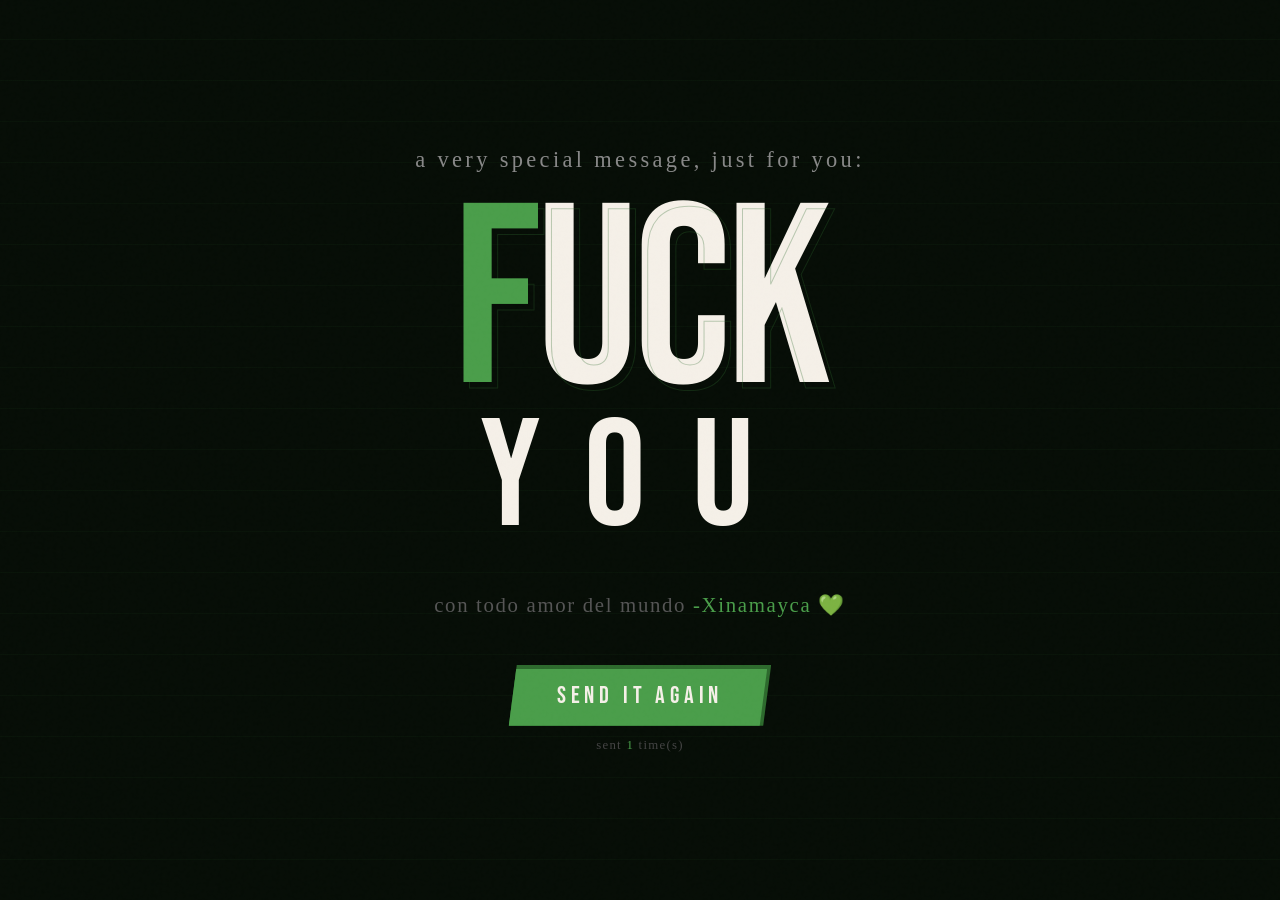
<file: Desktop/Gerios/index.html>
<!DOCTYPE html>
<html lang="en">
<head>
<meta charset="UTF-8">
<meta name="viewport" content="width=device-width, initial-scale=1.0">
<title>A Message For You</title>
<link href="https://fonts.googleapis.com/css2?family=Bebas+Neue&family=Permanent+Marker&display=swap" rel="stylesheet">
<style>
  * { margin: 0; padding: 0; box-sizing: border-box; }

  :root {
    --red: #ff1a1a;
    --dark: #060d06;
    --cream: #f5f0e8;
    --orange: #ff6b00;
    --green: #2d6a2d;
    --green-bright: #4a9e4a;
  }

  body {
    background: var(--dark);
    color: var(--cream);
    font-family: 'Bebas Neue', sans-serif;
    min-height: 100vh;
    display: flex;
    flex-direction: column;
    align-items: center;
    justify-content: center;
    overflow: hidden;
    cursor: crosshair;
  }

  /* Animated noise grain */
  body::before {
    content: '';
    position: fixed;
    inset: 0;
    background-image: url("data:image/svg+xml,%3Csvg viewBox='0 0 256 256' xmlns='http://www.w3.org/2000/svg'%3E%3Cfilter id='noise'%3E%3CfeTurbulence type='fractalNoise' baseFrequency='0.9' numOctaves='4' stitchTiles='stitch'/%3E%3C/filter%3E%3Crect width='100%25' height='100%25' filter='url(%23noise)' opacity='0.04'/%3E%3C/svg%3E");
    pointer-events: none;
    opacity: 0.4;
    z-index: 10;
  }

  .bg-lines {
    position: fixed;
    inset: 0;
    background: repeating-linear-gradient(
      0deg,
      transparent,
      transparent 40px,
      rgba(45,106,45,0.08) 40px,
      rgba(45,106,45,0.08) 41px
    );
    pointer-events: none;
  }

  .container {
    text-align: center;
    position: relative;
    z-index: 2;
    padding: 2rem;
  }

  .intro {
    font-family: 'Permanent Marker', cursive;
    font-size: clamp(1rem, 3vw, 1.4rem);
    color: #888;
    letter-spacing: 0.15em;
    margin-bottom: 1.5rem;
    opacity: 0;
    animation: fadeUp 0.6s ease forwards 0.3s;
  }

  .main-text {
    font-size: clamp(5rem, 20vw, 18rem);
    line-height: 0.85;
    letter-spacing: -0.02em;
    color: var(--cream);
    text-transform: uppercase;
    position: relative;
    opacity: 0;
    animation: smashIn 0.5s cubic-bezier(0.16, 1, 0.3, 1) forwards 0.7s;
  }

  .main-text .f {
    display: inline-block;
    color: var(--green-bright);
    animation: smashIn 0.5s cubic-bezier(0.16, 1, 0.3, 1) forwards 0.7s,
               flicker 4s ease-in-out 1.5s infinite;
  }

  .main-text .u {
    display: inline-block;
    color: var(--green-bright);
  }

  .shadow-text {
    position: absolute;
    inset: 0;
    font-size: clamp(5rem, 20vw, 18rem);
    line-height: 0.85;
    color: transparent;
    -webkit-text-stroke: 1px rgba(45,106,45,0.3);
    transform: translate(6px, 6px);
    pointer-events: none;
    letter-spacing: -0.02em;
  }

  .you {
    display: block;
    font-size: clamp(3rem, 12vw, 10rem);
    color: var(--cream);
    opacity: 0;
    letter-spacing: 0.3em;
    animation: fadeUp 0.4s ease forwards 1.1s;
  }

  .subline {
    font-family: 'Permanent Marker', cursive;
    font-size: clamp(0.9rem, 2.5vw, 1.3rem);
    color: #555;
    margin-top: 3rem;
    letter-spacing: 0.08em;
    opacity: 0;
    animation: fadeUp 0.5s ease forwards 1.5s;
  }

  .subline span {
    color: var(--green-bright);
  }

  /* Big red button */
  .btn {
    display: inline-block;
    margin-top: 3rem;
    padding: 1rem 3rem;
    background: var(--green);
    color: var(--cream);
    font-family: 'Bebas Neue', sans-serif;
    font-size: 1.5rem;
    letter-spacing: 0.2em;
    border: none;
    cursor: pointer;
    text-transform: uppercase;
    position: relative;
    opacity: 0;
    animation: fadeUp 0.5s ease forwards 1.9s;
    transition: transform 0.1s ease, background 0.2s ease;
    clip-path: polygon(8px 0%, 100% 0%, calc(100% - 8px) 100%, 0% 100%);
  }

  .btn::before {
    content: '';
    position: absolute;
    inset: 0;
    background: var(--green-bright);
    transform: translateX(-4px) translateY(4px);
    z-index: -1;
    clip-path: polygon(8px 0%, 100% 0%, calc(100% - 8px) 100%, 0% 100%);
    transition: transform 0.1s ease;
  }

  .btn:hover {
    transform: translateX(2px) translateY(-2px);
    background: #3a8a3a;
  }

  .btn:hover::before {
    transform: translateX(-6px) translateY(6px);
  }

  .btn:active {
    transform: translateX(-2px) translateY(2px);
  }

  /* Sparks on click */
  .spark {
    position: fixed;
    pointer-events: none;
    width: 6px;
    height: 6px;
    border-radius: 50%;
    background: var(--red);
    animation: spark 0.6s ease-out forwards;
    z-index: 100;
  }

  @keyframes spark {
    0% { transform: translate(0,0) scale(1); opacity: 1; }
    100% { transform: translate(var(--dx), var(--dy)) scale(0); opacity: 0; }
  }

  @keyframes smashIn {
    0% { opacity: 0; transform: scale(1.4) rotate(-3deg); }
    60% { transform: scale(0.96) rotate(0.5deg); }
    100% { opacity: 1; transform: scale(1) rotate(0deg); }
  }

  @keyframes fadeUp {
    from { opacity: 0; transform: translateY(20px); }
    to   { opacity: 1; transform: translateY(0); }
  }

  @keyframes flicker {
    0%, 93%, 100% { opacity: 1; }
    94% { opacity: 0.6; }
    96% { opacity: 1; }
    98% { opacity: 0.4; }
    99% { opacity: 1; }
  }

  /* Shake on button click */
  @keyframes bigShake {
    0%,100% { transform: translate(0,0) rotate(0); }
    10% { transform: translate(-8px, 4px) rotate(-1deg); }
    20% { transform: translate(8px, -4px) rotate(1deg); }
    30% { transform: translate(-6px, 6px) rotate(-0.5deg); }
    40% { transform: translate(6px, -2px) rotate(0.5deg); }
    50% { transform: translate(-4px, 4px) rotate(-1deg); }
    60% { transform: translate(4px, -4px) rotate(0.5deg); }
    70% { transform: translate(-2px, 2px) rotate(-0.5deg); }
    80% { transform: translate(2px, 0px) rotate(0deg); }
  }

  .shaking {
    animation: bigShake 0.5s ease forwards !important;
  }

  .counter-label {
    font-family: 'Permanent Marker', cursive;
    font-size: 0.8rem;
    color: #444;
    margin-top: 0.8rem;
    letter-spacing: 0.1em;
    opacity: 0;
    animation: fadeUp 0.5s ease forwards 2.1s;
  }

  #count {
    color: var(--green-bright);
  }

  /* Floating middle fingers */
  .floater {
    position: fixed;
    font-size: 2rem;
    opacity: 0;
    pointer-events: none;
    animation: floatUp 2s ease-out forwards;
    z-index: 5;
  }

  @keyframes floatUp {
    0% { opacity: 0.8; transform: translateY(0) rotate(var(--rot)); }
    100% { opacity: 0; transform: translateY(-200px) rotate(var(--rot2)); }
  }
</style>
</head>
<body>
<div class="bg-lines"></div>

<div class="container" id="main">
  <p class="intro">a very special message, just for you:</p>
  <div class="main-text">
    <div class="shadow-text">FUCK</div>
    <span class="f">F</span><span>UCK</span>
    <span class="you">YOU</span>
  </div>
  <p class="subline">con todo amor del mundo <span>-Xinamayca 💚</span></p>
  <button class="btn" id="btn" onclick="sendIt()">SEND IT AGAIN</button>
  <p class="counter-label">sent <span id="count">1</span> time(s)</p>
</div>

<script>
  let count = 1;

  function sendIt() {
    count++;
    document.getElementById('count').textContent = count;

    // Shake the whole page
    const main = document.getElementById('main');
    main.classList.remove('shaking');
    void main.offsetWidth;
    main.classList.add('shaking');

    // Spawn floaters
    for (let i = 0; i < 6; i++) {
      setTimeout(() => spawnFloater(), i * 80);
    }
  }

  function spawnFloater() {
    const el = document.createElement('div');
    el.className = 'floater';
    el.textContent = ['🖕','💥','🔥','😤'][Math.floor(Math.random()*4)];
    el.style.left = Math.random() * 100 + 'vw';
    el.style.top = Math.random() * 60 + 20 + 'vh';
    el.style.setProperty('--rot', (Math.random()-0.5)*30 + 'deg');
    el.style.setProperty('--rot2', (Math.random()-0.5)*60 + 'deg');
    document.body.appendChild(el);
    setTimeout(() => el.remove(), 2000);
  }

  // Click sparks
  document.addEventListener('click', (e) => {
    for (let i = 0; i < 10; i++) {
      const spark = document.createElement('div');
      spark.className = 'spark';
      spark.style.left = e.clientX + 'px';
      spark.style.top = e.clientY + 'px';
      const angle = (Math.PI * 2 / 10) * i;
      const dist = 40 + Math.random() * 60;
      spark.style.setProperty('--dx', Math.cos(angle) * dist + 'px');
      spark.style.setProperty('--dy', Math.sin(angle) * dist + 'px');
      spark.style.background = ['#ff1a1a','#2d6a2d','#4a9e4a'][Math.floor(Math.random()*3)];
      document.body.appendChild(spark);
      setTimeout(() => spark.remove(), 600);
    }
  });
</script>
</body>
</html>
</file>
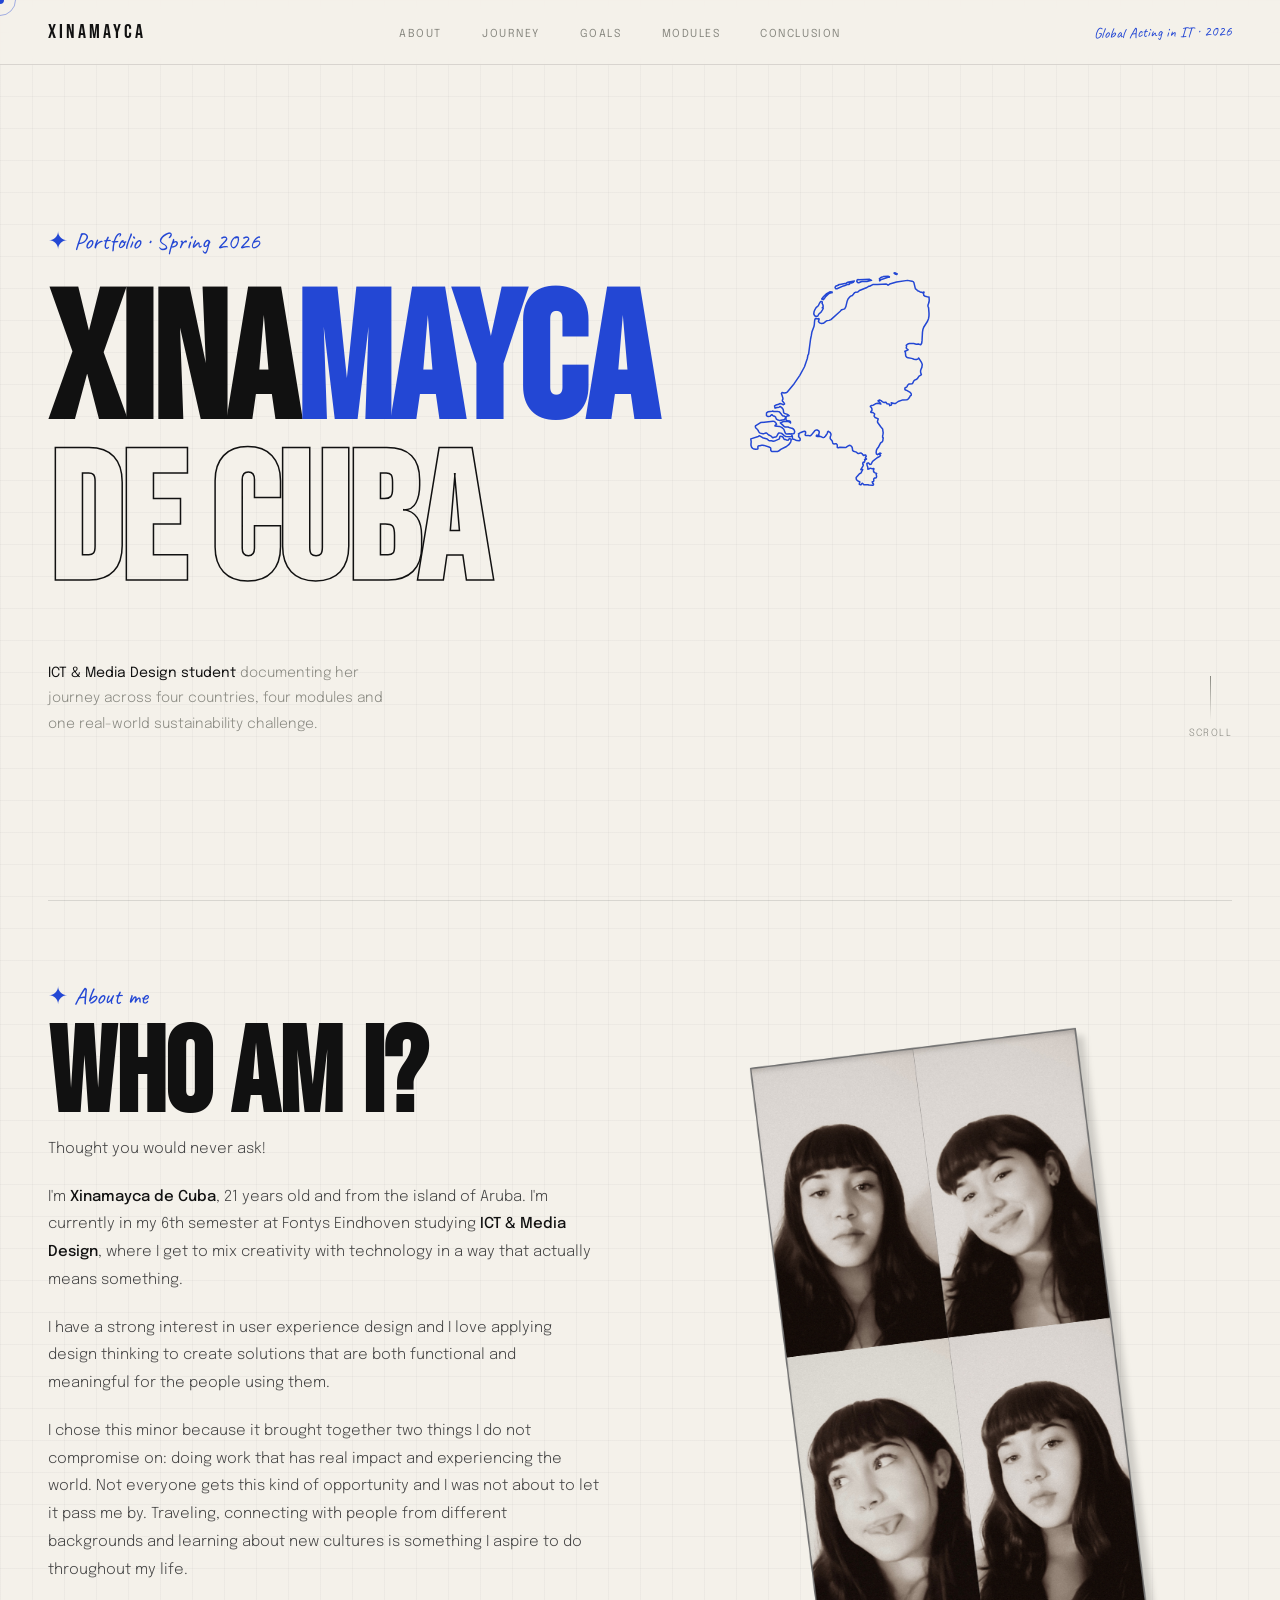
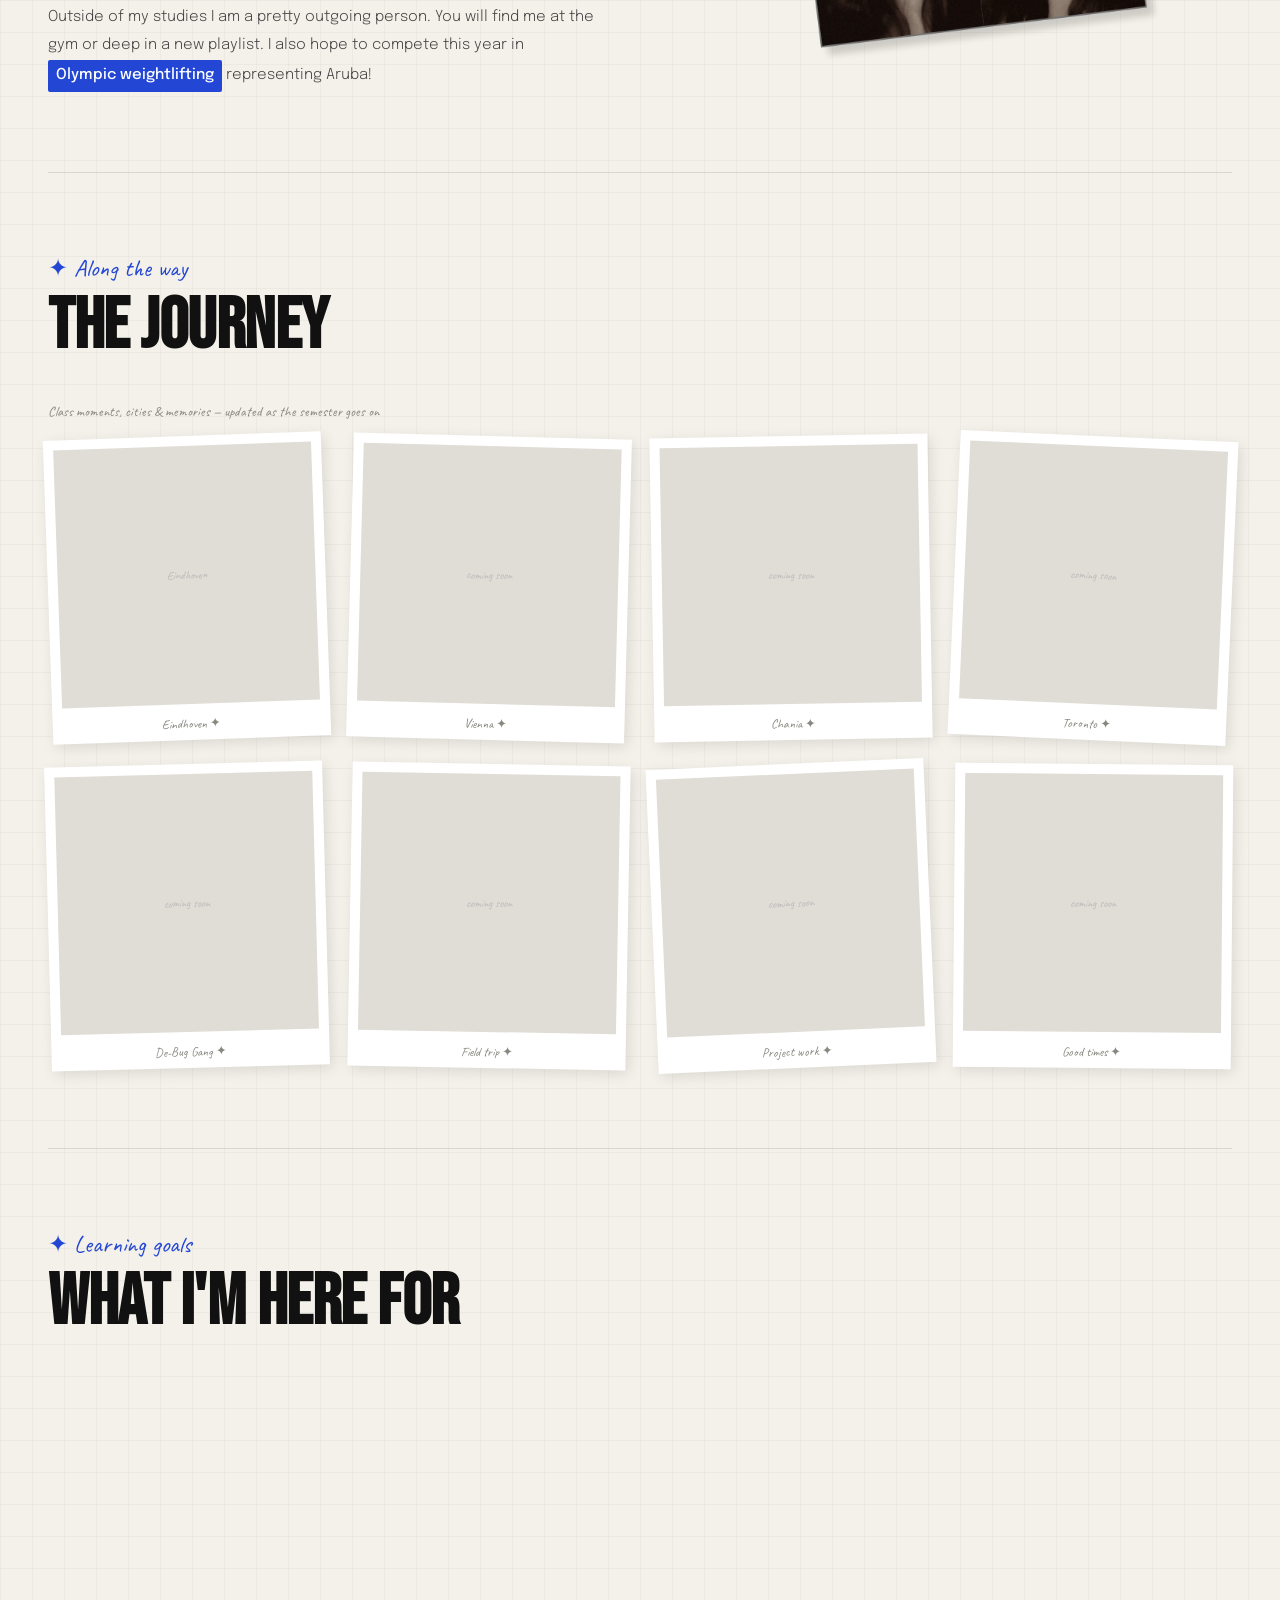
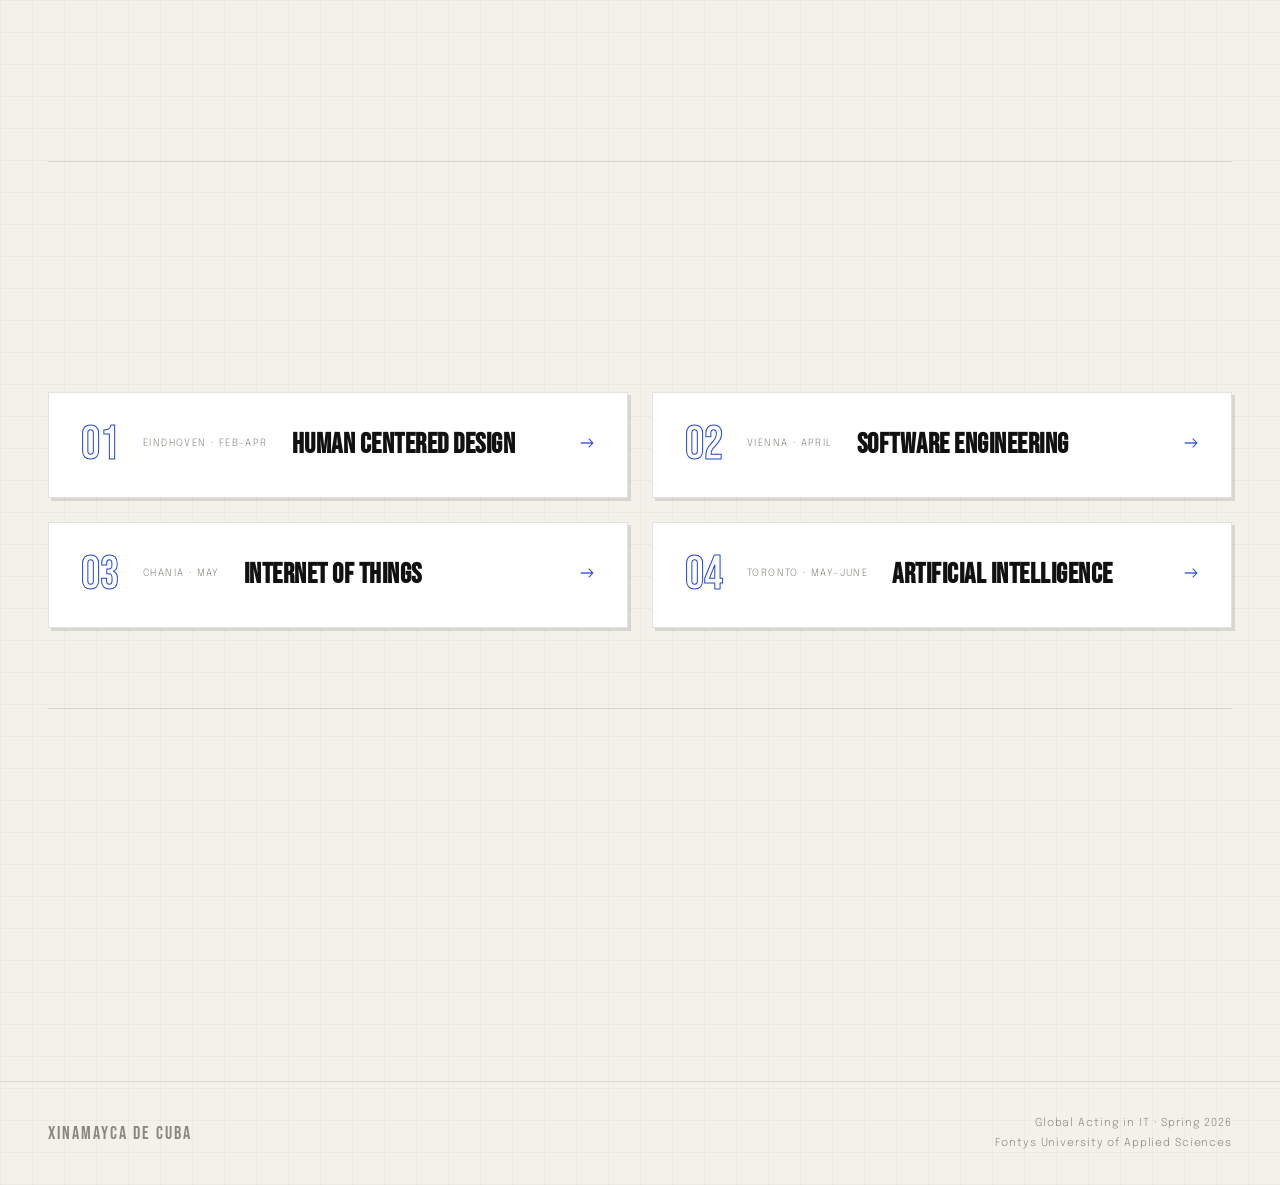
<file: Desktop/Minor Abroad/Portfolio/index.html>
<!DOCTYPE html>
<html lang="en">
<head>
<meta charset="UTF-8">
<meta name="viewport" content="width=device-width, initial-scale=1.0">
<title>Xinamayca de Cuba — Global Acting in IT</title>
<link rel="preconnect" href="https://fonts.googleapis.com">
<link href="https://fonts.googleapis.com/css2?family=Bebas+Neue&family=Caveat:wght@400;600&family=Epilogue:ital,wght@0,300;0,400;0,500;1,300;1,400&display=swap" rel="stylesheet">
<link rel="stylesheet" href="style.css">
</head>
<body>

<div class="cursor" id="cursor"></div>
<div class="cursor-ring" id="ring"></div>

<nav>
  <a href="#" class="nav-logo">Xinamayca</a>
  <ul class="nav-links">
    <li><a href="#about">About</a></li>
    <li><a href="#journey">Journey</a></li>
    <li><a href="#goals">Goals</a></li>
    <li><a href="#modules">Modules</a></li>
    <li><a href="#conclusion">Conclusion</a></li>
  </ul>
  <span class="nav-tag">Global Acting in IT · 2026</span>
</nav>

<!-- HERO -->
<section class="hero" id="hero">
  <p class="hero-eyebrow">✦ Portfolio · Spring 2026</p>
  <div class="hero-title-row">
  <h1 class="hero-title">
    Xina<span style="color:var(--blue)">mayca</span>
    <span class="outline">de Cuba</span>
  </h1>
  <span class="hero-maps"><a href="hcd.html" class="hero-map-link"><svg class="hero-map hero-map-nl" xmlns="http://www.w3.org/2000/svg" width="228.968" height="272.185" viewBox="0 0 228.968 272.185">
      <g transform="translate(-117.2 -44.5)">
        <g transform="translate(118.2 45.5)">
          <path d="M344.93,76.442l.178,2.794.059,1.575-.178,1.546-.416,1.694-.832,2.17-.149.8.059,1.159.208.624.3.505.208.862.565,7.044-.089,3.507-.565,3.121L343,107.117l-4.845,7.639-.446,1.278-.594,1.694-.505,3.27-.565,10.522-.416,3.418-1.07,2.081-2.11-.654-.892-.386-2.913.416-3.121-.921-5.588.089-1.991.594-1.04.773-1.04.743.505,1.011-.119.892-.268.8.03.8.416.624,1.932,1.635-3.27,1.665-.981.089.713,1.516.208,1.724.089,1.724.357,1.427,1.159,1.367,1.575.773,4.667.654,3.032,1.159,1.665.3,1.546-.119,1.486-.446.535-.505.386-.654.357-.178,3.6,5.856.832,2.5-.505,3.507-1.189,2.764-.416,1.456-.03,1.754.505,2.081.357.624.149.268-.178.505-2.616,1.605-.624.743-1.4,2.259-1.159,1.04-2.526,1.1-1.159,1.219-1.308,2.675-.743.684-3.478.386-.327.03-.951.535-1.011,1.04-.3.565-.476,1.219-.476.594-.713.357-.624.059-.535.238-.416,1.011.119,1.456.951.654,1.278.386,3.864,2.17,1.516,1.605.3.476.149.654-.03,1.159-.327.3-.446.059-.476.535-1.338,2.467-1.367,1.635-1.605.862-5.231.178-5.856,2.021-2.913,2.229-.951.446h-1.219l-3.775-1.129.476,2.14-.238.951-2.2.624-.178-1.486-.981-.565-2.259-.327-.268-.327-.654-1.189-.416-.386-.476-.059-1.843.386-1.991-.8-1.9-1.546-1.9-.921-1.991,1.1.713.565,2.2,2.318.8,1.248-.951-.238-1.4-.357-1.9-.505-2.408.654-.832.446-1.219.892-1.159.505-2.408.416-.981.713-.178.832,1.338,1.04.773,1.843-.089,1.932-.981.951-.327.357-.059,1.011.594.238,1.694-.03.684.327,1.308,1.011.594.594-.8,2.7,1.367,1.724,3.983,1.754-.684,2.14-.327,1.338.268,1.159,3.923,5.439,2.378,2.735.416,3.121.3,1.724-.238,1.873-.446,1.991-.059,1.754.892,1.07-.357.832-.178,2.051-.327,1.189-.565.832-1.516,1.04-.624.594-3,5.618-1.248,1.516-.594,1.04-.505,1.873-.178,2.11.416,1.724,1.4.773,2.913-2.021,1.367.476-.476.268-1.338,1.1,1.219,1.159-.862,1.159-3.359,1.843-5.469,4.28-.773.921-1.129,2.378-.743.8-1.07.119-.8-.713-.684-.921-.832-.446-1.635.862.327,2.2.892,2.7.089,2.348.8-.178,1.516-.743.8-.238.8.119,1.546.505,2.14-.238.119.476-.357.8-.238.773.089,1.338.149.743.446.505,1.4.862,1.932.684-.119.386-.327.505-.089.624.476,1.9v.743l-.357.981-.654.773-1.338-.119-.8.476-.535.921.059.8.119.862-.3,1.129-.862.773-.892-.208.268,1.189.446.773.594.416.357.565-.119,1.219-1.189.208-4.28-.119-.624-.208-.684-.208-5.112.119-.594-.416-1.219-1.338-.594-.238-.505.416-.654.951-.3.446-.594.119-.654-.119-1.07-.624.624-2.14.089-1.1-.921-.268-1.278-.624-.327-.238-.981-.684-.981-1.427-.119-2.081,4.25-4.785.684-.268.684-.238.3-.238.743-1.159,1.011-2.17.684-1.13-.565-.357h-.565l-1.308.357,2.318-3.745.921-2.259-.8-1.1.149-1.248.3-.892.476-.327.684.594.446-.594.327-.684.446-1.278L263.22,284l-.089-.268-.149-.684.654.059.624-.089.594-.238.565-.357-1.338-1.456.178-1.07.832-.832-.149-.446-.535-1.189-1.011-.089-1.783.476-.8-.684-1.219-1.694-.981-.594-.743-.059-2.467.505h-1.011l-.654-.446-.565-.654-.8-.565-3.329-1.011-1.011-.862-.327-.3-.208-2.14-.416-1.843-1.07-1.427-1.4-.862-1.278-.149-1.159.565-2.467,1.754-1.248.446-6.955-.3-1.843.476-.386.089-1.04-.268-.03-3.359-1.04-1.308-1.1-.119-2.259.208-1.04-.565-.268-.624-.624-2.081-.3-.832-2.021-2.259-.386-.892.208-2.051.654-1.516.208-1.575-1.159-2.229-1.754-1.159-.178-.238-.892.238-.357.565-.208.892-.416,1.159-.921,1.516-1.338,1.873-1.516,1.427-1.248.357-2.289-1.04-1.1-.3-4.1-.149-1.248-.535.327-1.129.654-.119,2.586,1.219-.446-1.635.268-1.456.386-1.338-.149-1.427-.594-.8-.981-.654-1.1-.416-.832-.089-1.962,1.011-4.548,5.618-.624.446-.773.327-.921.059-1.873-.476-1.694.3-.8-.059-1.129-.832.119-.921.505-1.159.089-1.605-.476-.773-.743-.149-1.754.3L181.9,248.6l-3.091,1.813.713.773-.119.684-.386.743-.059.951.476.862L180.738,256l.357.921-.268,1.635-1.129.594-2.764-.178-1.129-.386-2.14-1.159-.535-.03-1.159-.03-.238-.3-.476-1.1-.178-1.159.03-.981-.089-.743-.624-.416-.684.892-1.278.386-5.32-.149-1.219-.386-1.189-.743-3.24-2.824-.981-.386-2.437-.268-.832.505-1.754,3.329-.654.981-.921.476-2.11.238L147,255.2l-.624.119-.624-.3-1.635-1.694-3.537-1.783-2.318-2.2-.921-.119-2.437.921-1.338.059-3.329-.743-1.07-.594-.892-1.338-.773-1.516-.713-1.1-1.962-1.694-.624-1.04-.238-1.516.624-.862,6.064-3.775,15.813-1.724,1.308.208.892.505.951.892.832,1.159.565,1.367-.624.268-1.011.684-.386.357v.594l5.647.594,2.853,1.159,2.437,2.11.773,1.486,1.159,3.27.892,1.189,1.4.416,3.091-.416,1.129.594,1.189-.386,1.9.089.654-.178,1.159-.3.773-2.17-.476-2.051-1.219-1.516-1.665-.981-.535-.089-2.11-.386-2.437-1.1-.921-.059-1.843.208-.892-.149-1.427-.832-4.667-4.4,3.151-1.486,1.546-.446,5.291.268,1.546.476,1.367,1.159.03.03-.268-1.783-.743-.713-.238-.03-2.318-.089-.624-.238-.594-.416-.476-.565-.3-.832-.178-1.07-.03-1.1.178-.8.773-.832,1.011-.446,2.021-.149-.624-.654-1.486-1.07-4.1-1.278-.862-1.248-.357-3.151-1.011-1.962-1.427-1.308-1.665-1.159-1.1.832-1.516.476h-1.516l-1.159.327-.208.386-.416.059h-.565l-.535-2.675,1.694-1.159,3.715-1.129.505-.684,1.129-.089,1.991.446,1.635.892.238.059.446-.059.624-.268.713-.624-.446-.862-1.516-2.081-.386-.327-.357-.386-.119-.594.119-.743.268-.535.3-.386.119-.3-.178-1.486-1.129-3.745-.654-1.605.327-.713.386-.654,2.764.624,2.259-.386,2.021-1.308,8.441-10.284,7.193-10.641,5.974-10.879,3.567-10.522.505-2.735v-.713l1.159-2.5,2.5-18.845,1.04-4.815.178-1.456.565-3.062,2.5-6.48.565-3.21.059-1.813.238-2.348.446-1.991.684-.862,3.626.565.565-.565.446.713-.892,3,1.4,1.783,2.408.713,2.318-.149,1.338-.773,2.5-2.17,1.248-.446,2.348-.327,2.318-1.011,11.86-10.671.862-1.04,1.1-.921,2.7-.654,1.219-.773,1.219-2.437,1.605-6.717,1.189-3,2.081-2.437,1.278-1.129,2.17-.921.981-1.129.921-1.338,1.07-1.1,1.189-.446,2.824-.476,2.051-1.783,9.452-3.834,2.14-1.516,1.338-.119,3.953-2.051,5.707-.268,6.391-.208,5.2-.178.594.208,1.04.951.565.208.505-.178,1.516-1.189,8.768-2.556,13.911-2.17,5.826.981,1.219.565,1.011,1.04L327.6,65.92l.3.119,1.427,1.04.119.238.267.208.3.476.416.446,1.873.624,2.348,1.338,1.04-.327.505.565.713.178.684-.178.505-.565h.416v.684l-.476.386-.238.3v.446l.3.8.119,1.605L340,75.342l4.28,1.1h.654ZM118.2,256.8l9.541-3.091L128.6,253l.921-.119,3.745,2.437,5.737,1.635,1.9,1.694,1.248.535h2.378l2.229.654,1.427-.208,5.766-2.5.8-.921.3-1.9.565-.832,1.278.059,1.367.535.862.535.386.594.654,1.486.535.565.654.238,1.427.178.594.476.386.178,2.021.149,1.011-1.516.386-.357,1.159.149,1.278.743-.03.386-.446,2.2-.327.951L166.5,264.2l-2.913,2.318-7.312,3.686-2.675,2.11-1.338.416-6.985.089-.713-.327-.892-1.04-.089-.981.089-1.04-.3-1.248-1.129-.713-7.193-2.408-1.516-.268-1.456.089-2.348.535-.951.059-.862.208-.624.684-.119,1.07.149,1.189-.178.892-2.794.446-1.873-.208-1.367-.654-.416-.178-1.427-1.575-.832-2.378.03-2.2.238-2.318L118.2,256.8Zm40.513-29.426,2.467.684,1.129.8.119,1.516-.624.951-.951.684-1.04.416-4.548.892-1.04-.059-2.2-.832-1.278-.892-.565-1.278-.357-1.219-.921-.743-2.318-.921-.416-.386-.357-.505-.505-.416-.773-.059-1.456,1.754-.357.327-2.645.149-1.189-.386-.8-1.129.178-3.091,2.14-1.4,4.964-.713.238-.089.981.089.773.416,5.647.178,1.308.268.951.743,2.2,2.735.3.505.386.505.565.505Zm50.47-137.738v.594H210.4l-.416,1.308-.773,1.516-1.635,2.556L204.814,97.9l-1.338,2.586-1.991.594-2.051-.862-1.129-2.5.357-2.556,1.159-2.913,1.456-2.378,2.794-2.408,1.4-2.943,1.486-2.437,1.843.089.238.594.119.505-.03.476-.327.446.832,1.367.594,1.754v1.546l-1.04.773Zm-.8-10.819,2.5-3.24,3.864-3.567,4.013-2.348,2.943.416v.684h-1.546l-.743.416-1.724.654-4.667,4.548-1.278,1.932-1.516,1.338Zm32.131-20.687.773-.594,8.768-1.694-1.4,1.9-1.665.594-3.418.149.119.327.119.743.119.327-.773.416-2.437.208-2.645,1.159-2.081.535-8.174,3.626-1.694-.059-.713-1.486.654-1.694,3.18-1.129,1.04-.951,1.338.03,7.906-1.635.981-.773Zm14.773-3.715,14.119-.565L271.81,55.1l-5.826,1.367h-6.064l-1.516.386-2.853,1.308-1.486-.357-1.04-1.486.357-1.427,1.011-.862.892.386Zm31.685-4.042,5.855-.535,1.635.535v.684h-.8l-10.136,3.27-1.159,1.516-.357-.624-.03-.327.386-.476-.624-1.338,1.486-1.308,2.2-1.011,1.546-.386Zm13.524-4.756.832-.119,3.24,1.427-.267-.03-.208.119-.178.268-.149.386-2.11-.713-1.04-.654Z" transform="translate(-118.2 -45.5)" fill="none" stroke="var(--blue)" stroke-linecap="round" stroke-linejoin="round" stroke-width="1.5" vector-effect="non-scaling-stroke"/>
        </g>
      </g>
    </svg></a><svg class="hero-map hero-map-at" xmlns="http://www.w3.org/2000/svg" width="516.959" height="327.546" viewBox="0 0 516.959 327.546">
      <g transform="matrix(0.985, -0.174, 0.174, 0.985, -47.696, 69.335)">
        <g transform="translate(45.5 23.3)">
          <path d="M511.992,62l.58,4.429-.316,1.213-.158.475-1,1.107-1.054.844-.475.9-.316,1.265L507.616,74.6l-.633,1.265-.264,1.371-.58,5.061-.158.58-.158.264-.105.422-.053,1.054.211.58.474.316,1.265.105.369.211.685.527.633.738.264.738-.158.422-.211.58-.105.475.264.158.158.211.211.475.211.527.053.475.211.527.475.316.58.264.685.633.422.158.211.316.053.422-.053,1.054v.475l1,3.374.316,1.687v2.056l.422,1.476,1.582,1.74.9.527,1,.158.633.422.949,1.74.316.527.791.9-.633.791-.316.949-.369,1.74.264.158.738.633-.316,1.529,1.424.791,2.056.738,1.424,1.318-3.9,3.322.633.738v.58l-.316.633-.158.791-.158.158-.58.369-.158.264.053.422.316.211.316.105.158.158-.264,1.687-.369,1.213-.633.949-1,.844-2.214.475-.791.422.053,1,.369.422,1.318.633.527.369.58,1.74.422.58L518,137.708l.105,1.634.422,1.9.105,3.058.316.9.527.738.685.422-1.265.633-4.587.633-4.956,1.213-2.425-.422-.9-2.425-.844.685-1.213,1.951-.685.685-.58.158-3.532-.58-.685-.422-.685-.685-.475-1-.264-.949-.316-.844-.791-.58-5.009-1.951-2.636-.369L486,143.139l-.369.9.105,1.265-.369.791-.527.527-2.478,1.318-.791.685-.422.264-.264-.053-.316-.316-.369-.475-.475.475-.949,1.582-.527.685,1.107.633,3.532,1.476,1.74-.422,4.165,1.687,2.056-.316,1.371.633,1.107,1.476.527,1.845-.369,1.845,1.054.58.9.9.474,1.16-.053,1.424-.685,1.213-1.845.738-.685.791.264,3.743-.9.685-2.372,1.845-6.749,3.111-.738-1.213-.844-.633-.791.264-.633,1.16.158,3.532-.158.264-.316.211-.264.211v.58l.158.316.264.158.316.105.158.211L482.1,185l.264,1.529-.422,1.213-.9.844-1.951,1.054.211,1.634-.949,2,.211,1.529.369.316h.475l.527.053.422.58.053.791-.527,1.582v.527l.844.527,2.109-1,1,.105.791,1.107-.316,1.107-1.424,1.9-1.318.844-.422,1.318.474,1.213,1.265.422.738.369.211.475-.211.527-.738.475-2.794,1.107-.791.738,1.793.211.9.316.9.844.264,1-1.16.264h-1.634l-1.054.211-.264.264-.316.053-.316-.053-.369-.264-1.054-.844-1.318-.158-2.583.316-2.32-.474-.9.105-.58,1.054-.264,1.371-.527.422-.633.158-.633.527-.158.58.053.527v.527l-.422.685-.474.316-1.265.58-1.634,1.16-.738.791-2.267,3.111-.791.791-1,.422-2.583,1.582-1.318.738-.211.105-2.583.633-.369.211-.633.633.053.211.316.211.053.633-.475,2.847v.264l-.053,1.371.053,1.582.685,2.267,1.371.844.685,1.424.158,2.109-1.213-1.476-.685-.527-2.531-.422-4.271-2.162-1.74-.369-1.74.158-2.425,1-1.845.738-1.687.105-4.8-.738-1-.633-.211,1.424v1.16l-.369.791-.316.264-.316.211-.844.264-.949-.264h-1.318l-1.318.369-1,.738-.58,1.265-.053.211-.158.844-.264.527-.158.369-1.16.949-1.9.316-1.424-.9-.264-.264-1.107-.949-1.9-.738-3.48.211-8.014.422-2-.211-4.218-.475-1.265-.105-1.476-.211-3.638,1.213-2.32,3.322-1.213-1.74-.9-.158-.9.527-1.371.9h-.211l-1.107.158-.844-.105-.791.316-1.054,1.582L378.6,251.8l-.475,1.476-.475,1.371-.685,1.529-.475,1.16-.369.316-1.371.633-1.634.264-.527-.369-1.054.474-.369.422-.316.633-.738.9-.475,1.107-.422-.105-.422-.053-.264.105-1.265,1.318-.633.422-.633.158-1.371.105-.633.264-.9,1.371-.527,1.74-.316.791-.264.738-1.107.475-.844-.9-.685-1.582-.9-1.16-2.162.527-1.054-.158-.844-.422-1.054-.475-.369-.422-.211-.527-.316-.422-.633-.158-2.109.474-7.539-.211-5.8-.211h-.158l-.633-.211-3.532-3.058-.949-.422-1-.316-1.107-.053-1.107.211-1.054.158-1-.105-5.747-2.742-1.9-.316-4.06.685h-.9l-4.112-1-1-.053-.949.158-.949-.105-7.592-2.478-2.689-.105-.475-.316-.9-1-.422-.158-3.849.264-2.742-.475-6.379,1.371-2.583-.158-1.318-.527-3.954-2.425-5.167-1.213-14.71-1.054-3.585-2.373-1.582-.527-.527-.158-.474.053-1,.422h-.633l-.58-.264-1.107-.844-.527-.264-.105-.053-3.111-.316-3.638.527-.949-.105-1-.527-1.951-1.318-1.9-.316-1.529-.264-2.531-1.054-2.162-1.951-1.213-2.9-.527-2-1.054-.685-1.318-.211-1.318-.475-.58-.422-.369-.369-.158-.633V229.71l.158-1.054.264-.633.158-.633v-1.16l-.58-2-1-.685-2.636-.105-.844-.316-.422-.422-.316-.58-.738-.738-.685-.369-1.476-.264-.685-.264.949-.9v-.844l-.422-.9-.422-1-.369-2.109-.264-1.054-.422-.949.633-1.582,3.8-2.162,1.371-1.793v-2.425l-1.476-.527-2.952.58-1.054.211-6.379,3.322-4.481.211-2.794,1-2.636,1.424-2.162,1.74-2.9.422-.685.474-1.213,1-.738.158-1.16-.422-2.056-1.529-1.16-.105-.475.053-.475-.053H179.1l-3.216-.685-1.476.158-1.845.527-.633.316-.58.105-.58-.105-.527-.316-.316-.422-.369-.369-.369-.211-1.107-.264-.633.105-.58.422-.475.738-2.162,2.109-1.9-.105-1.951-.949-2.267-.527L153.74,214l-4.376,1.424-1.107.685-4.06,4.06-.527,1.107-.685,3.269-1.16,2.794-.053.369.053.949-.105.474-.264.316-.685.264-.264.264-1.424,2.425-.844.949-.9.105-1.107-.369-2.162-.211-1.107.158-2.056.685-.633.053-.633-.264-1.107-.9-.527-.316h-.685l-1.16.369-.633-.053-1.793-1-.738-.264-1.318.422-.685-.053-.369-.791.264-.422,1.424-1.16.316-.633-.633-.949-4.8-2.847-.949-.264-1.16.105-6.379,1.793-2.583-.316-2.056-1.634-.158-2,.791-3.111-.316-1.529-.58-.685L101.7,215.58l-1.318-2.162-.685-.685-.316-.211-.369-.053-.316.053-1.845,1.054-1.582,1.793-1.107,2.109v1.74l-1.582.053-1.213-.316-1,.211-1,1.634-.264,1.16-.053.738-.158.738-.685.9-2.742,1.424-1.582.474-.475-.053h-.844l-2.742-.9-1.371-.791-2.425-2.32-6.749-2.214L67.7,218.8l-.791-1.16-.105-.844.211-1,.158-2.162.264-.9v-.527l-.264-.264H66.8l-.264-.211.105-1.054-11.863-3.743-1.054-.158-3.322.369-1.16-.264,1.74-2.214.422-2.425-.633-2.32L49.3,197.813l-1.9-1.107v-.791l.633-1.424.053-.633-.527-1.318-.58-.791-.316-.791.422-1.318-1.054-.949-.527-.844,2-3.48,2.162-2.583.211-.633.316-1.634.316-.844,2.425-3.058.633-1.424.053-3.9-1.845-1.634-2.32-1.054-1.845-2.794-.105-.58-.369-1.634.158.105.264.053,3.691,1,4.007-.053,1.687-.791.949-1.424.738-1.74L60,158.165l.949-.475.949-.105.844.316.738.791.211,1.107-.105,1.16.264.949,1.265.685.475-.053.791-.475.316-.105,1.9.685,1.845.158.949-.158.791-.633.158,1.529.685.9.791.791.527,1.213v.316l.053.264.105.527.685.422.527-.211.58-.527.685-.316,3.111,4.534.527,1.107-.264,1-1.424,1.107.685.791.158.949.053,1,.316.9.633.58h.422l.475-.369.844-.369h.316l.633.422h.316l.264-.211.738-.844,2.794-.475,1.16.633-.053,1.634-1.16,3.427.158.633.053.58-.158.58-.316.316-.844.264-.264.158-.58,1.054-.211.58.264.158.949-.105,4.06-.527L92,185.9l2.794-1.74,1.213-1.107,1.16-1.529,1.371-2.794.369-.58.685-.475,1.318-.422.527-.369,1.054-1.424.9-1.845.58-2.109v-2l-.264-1.16-.369-.791-.527-.633-.9-.475.633-3.691.105-.844-.422-1.054L101.7,159.8l-.105-.791.949-.369,1.054-.211.475-.158.211.158.264.9-.053.369-.316.422-.211.58.105.791.316.474.527.316.949.475,2.689.422.738-.158.791-.633,1.318-1.793.844-.58h1.529l8.277,3.163.264.264.211.475.316.475.527.158,1.845-.211,2.531-1.16.9-.264.9.053.633.369,1.476,1.107-.527.633-2.056,1.371.422.738,3.269,1.529,3.111,3.374.211.422v.633l-.105.633-.211.422H135.6l.633,1.265.9.527,6.538.105,1.213-.369L149,172.875l1.582-.475,1.371.58-.158,2.531,1.529.158,1.371-.633.9-.949.791-1.16,1.213-1.107,1.213-.369,2.689-.053,1.054-.475.527-.9-.264-.685-.685-.475-.738-.211,2.952-3.427,1.424-.316,1.529.211,1.424.422,2.952-.475,1.371-.527,1.16-1.265.316-.9.475-2.162.422-.949,1.793-1.529.211-.264h1.16l2.742.58h5.114l3.532.738.633-.211.633-1.582.738-.422,5.272-1.107,14.446.633.475-.105,1.793-2.267.211-.633.105-.844-.105-2.478-.211-.527-.316-.211-.475-.527-.474-.633-.211-.475-.105-.791.949-.422,1.529-1.213.527-.369.949-.422h.158l-.211.422-.158,1-.211.738-.422.527-.211.685.369,1,.633.58.685-.105,1.371-.738,1.371-.211,3.638.791,1.054-.158,2.478-.949,1.054.158.264.58.685,1.951.316.791.527.58,1.845,1.529.9.422,1.265.053,1.371-.264.949-.422.633-.527,2.162-2,1.213-.58,2.214-.527h2.267l3.532.9,1.054-.158-.633,1.634,1,1.213,1.634,1.107,1.213,1.213-1.687.844-.791,2.162.369,2.267,1.529,1.265.949.158.633.211.527.422,2.847,3.216,3.058,2.32.738.264.527-.158.475-.316h.685l.58.316.369.369.369.264.685-.053.422-.369,1.793-2.162V165.7l-.158-.58-.211-.474-.105-.527-.053-.58v-1.582l.105-.264.633-1.529.053-.105-.105.053-.053-2.109.158.053,1-1.318.053-.264.738-1.845.158-.211.105-1.16.053-1.107-.158-1.213-.527-1.318-1.213-2.109-.791-.949-.738-.58-1-.158-1.582.685-.949.158-3.48-.633-1.054-1.054,1.16-1.845h.053l.369-.633.105-.633.053-.58.105-.633.369-.738,4.06-6.485-.316-.316-1.371-2.056-2.109-4.956-1.054-1-.527-.316-1.265-1.265-1.476-.949-.527-.738-.316-.949-.053-.158-.158-1-.949-2.109-4.429-4.64-.58-.949-.527-1.107-.316-1.265.105-1.265.369-.633.422-.158h.422l.369-.158.9-1.424.264-.316,2.478-1.74.844-.949,1.107-1.793.58-.633.949-.527,3.48-.685-.053-.211.949-.791,2.056-1.16L265.144,95l1-.738,6.538-2.583,8.647-1.529,2.109-1.16,6.116-5.43.9-1.476.369-2,.105-.475.316-.475.264-.685.105-.949-.105-2.689.105-.9.316-.844.844-1.793.158-.949-.105-.844-.58-.9L291.98,66.9l-.211-.475v-.316l.316-.685.58-.527,2.056-.738,2.109-.316,6.485,1.845,1.107.58,1,.791,1,1.476,2.531,1.16.158.158.58-2.531.527-1.107.211.053,1.318-.211.475-.211.527-.527.316-.422,1.054-2.373.369-1.265.211-1.371.053-1.582-.316-3.058.158-1.16.844-.791-.791-.369-.316-.316-.685-1.318-.316.158.158-.949,1.845-3.954,2.531.685,1.213.633,1.16.9,1.371,1.16,4.218,2.32.527.633,1.054,1.582.422.791.316.316.422.158.369.264.158.58-.105.633-.264.053-.316-.053-.211.158-.422.9-.316.105-.158.264.316,1.318.264.527,1.107,1.371.527.422,2.109.949,8.91,1,6.221,2.162.633-.053.474-.211,1.265-1,3.269-1.424,1-1,1.424-3.743.9-.633,1.529,1.74,2.478,1.318.738.211.949-.211,1.9-.9.949-.105.422.369.053.58v.633l.211.422.475.053,1-.316.369.053.685.9.369.9.527.633,1,.053,1-.949.264-.316.316-2.425V57.991l.211-2.531,1.16-1.951,3.322-2.9.316-1.845.633-1.107.264-1.16.369-.9.949-.369,3.269.475,3.269,1.318,1.265-.105.685-1.687-.105-.158-.264-.633-.316-.738-.105-.633.105-.633.475-1.213,1.318-6.01V32.579l-.264-2.9.053-2.742.844-2-.053-.527v-.422l.105-.369.158-.158,1.424-.158,3.48,1.213,4.9.369.422,1.371.264,1.318v1.265l-.422,1.371,1.265.053,4.8-1.318.316-.211.844-1.054.211-.475.158-1.318.264-.369h.475l.316.369.264.475.316.264h2.952l1.371.422,3.058,1.529,2.794.949,1.318.791L422.522,33l1.424.58L427.688,35l4.9,2.794,1.424.316h1.424l1.054-.316,2.267-1.213.527-.105,1.9-.053.369.316.264,1.16.316.475.422.211,1.213.053.685.527.475.211.527-.053-.633.9.791-.211.685.053.474.422.053,1,1.054-.264.369.369v.685l.053.475,6.327,4.587,3.322,1.476,5.852-.369,8.752,1.318.105-.053,1.265-.211.844.685.369.105,1-.316.685-.633,3.163-5.483,1.107-.738,1.793.316.633-.053,1.16-.475.58-.105.58.211,1.054.685,3.743,1.107,1.213.105,1.16.527.527,1.16.211,1.318.475,1.16.791.58,1,.158,2.425-.105.949.369,2.267,1.476,1.16.475,1.213-.158,2.425-.9,1,.105,1.476,2.109.9,6.274L511.992,62Z" transform="translate(-45.5 -23.3)" fill="none" stroke="var(--blue)" stroke-linecap="round" stroke-linejoin="round" stroke-width="1.5" vector-effect="non-scaling-stroke"/>
        </g>
      </g>
    </svg><svg class="hero-map hero-map-ca" xmlns="http://www.w3.org/2000/svg" xmlns:xlink="http://www.w3.org/1999/xlink" width="431.86" height="225.079" viewBox="0 0 431.86 225.079">
      <g transform="matrix(0.999, 0.052, -0.052, 0.999, 12.915, 1.052)">
        <g>
          <g clip-path="url(#clip-path)">
            <path d="M335.481,178.849l-2.5-4.083,3.289-9.641-1.815-2.042-4.2,1.134-1.248-1.815-6.238,5.331-3.629,5.558-3.176,3.289-2.836,1.134-1.928.34-1.248,1.7H299.414l-8.847.113-3.062,1.248-7.713,4.99v-.113l-1.021-.454-2.268,1.021-2.155,1.474-2.042-1.248-5.331.907-4.423,1.021-2.155.907-2.609,2.382,2.042.794,1.928-.454h.34l-.34,2.155-5.444.794-3.176.907-1.928,1.134-2.949-.681-1.815.34-3.289,2.042-5.217,2.268-3.062-.454,2.268-2.5,4.2-3.97,4.65-2.382,1.248-2.042,1.021-3.4,4.31-3.97,1.021-4.537,1.248,4.423,4.31,1.021,2.722-2.382-1.588-5.444-1.021-2.268-4.537-1.361-4.31-.794h-4.423l-3.856-.907-.454-1.588-1.588,1.021-1.361-.227,2.155-2.382-2.042-.907L241,163.537l-1.361-2.042,1.928-2.042-5.9-1.021-.113-4.083-.907-.907-3.743-.227-4.65-1.361-1.7.907-2.042,1.7-3.743,1.134-3.516,2.835-6.125-1.928-4.99.907-4.423-2.155-5.217-1.134-3.743-.454-1.134-1.134,1.021-3.856h-1.928l-1.474,2.722H30.95l-6.125-6.919-1.815-3.062-7.939-2.949,1.474-6.238,4.083-4.2-4.65-3.062,3.516-5.558-2.382-4.99,2.835-3.629,5.784-3.289,3.629-4.31-5.217-4.31,1.588-7.826L26.98,86.3l-1.815-3.062-.907-2.722L24.939,77l-7.372,2.155L8.947,82.9l-.34-4.31-.567-2.949L4.864,73.823.1,73.6,40.477,36.508l27.9-23.138,6.805,1.474,3.743,2.949,4.2.567,7.145-2.5,7.939-1.928,6.011.681,10.094-2.609,9.3-1.474.227,2.5,5.1-1.474,4.423-2.835,2.382.681,1.588,5.444,10.775-4.2-4.423,4.65,6.805-1.021,3.629-1.7,5.217.34,4.423,2.5,8.506,2.268L177.6,18.7l4.99-.34,3.289,3.176L176.24,24.6l7.259,1.248,13.5-.681,4.99-1.134,1.588,3.743,8.053-3.062-2.382-2.722,5.1-2.042,5.9-.34,4.423-.567,2.382,1.474,1.7,3.289,5.671-.454,6.011,2.835,8.166-1.021,6.805.113,2.722-3.856,5.1-1.021,5.558,2.042-4.877,5.9,7.032-4.99,3.629.227,7.259-6.238L280.019,13.6l-3.289-2.5,6.238-6.692,9.3-4.31,5.1,1.021,2.268,2.609.454,6.805-6.578,2.949,7.6,1.248-4.99,6.238,10.094-4.764,2.5,3.97-4.877,4.537,1.474,4.2,8.28-4.423,7.372-5.444,5.331-6.692,6.238.454,6.125.907,4.083,3.062-1.928,3.062-5.784,3.289,1.021,3.289-2.722,3.062L320.964,33.9l-7.372,1.021-3.629-1.928-3.743,3.176L297.826,41.5l-3.4,2.835-8.733,4.31-7.372.454-5.784,2.722-3.289,4.31-6.465.794-9.867,5.331-10.661,7.372-5.671,5.217-5.558,7.826,6.805,1.134-1.7,6.238-.907,5.217L243.5,93.9l7.939,2.949,3.743,2.609,1.928,3.176,5.558,1.928,4.083,2.835,8.62.454,5.444.681-4.083,5.9-1.928,6.919.113,7.826,4.99,6.692,5.331-2.268,6.351-7.259,2.609-10.888-1.928-3.629,10.208-3.289,8.506-4.764L316.427,99l1.928-4.537-.454-5.784-3.629-5.1,10.094-7.032,1.134-6.011,4.423-10.208,4.31-1.588,7.6,1.815,4.764.681,5.1-1.815,3.516,2.268,4.083,3.856.227,2.5,8.733.567-2.949,5.558L362.7,82.556l4.31,1.134,1.815,3.97,9.3-3.743,8.506-7.486,4.764-3.062,1.248,6.011,2.949,8.506,2.268,8.166-3.856,4.31,5.444,3.856,3.289,3.856,7.826,1.815,2.722,2.155v5.9l3.856.907,1.248,2.609-2.268,7.826-4.877,2.609-4.764,2.5-9.981,2.5-8.96,5.671-9.754,1.248-11.455-1.588h-8.28l-6.011.454-6.465,5.1-8.393,3.176-11.455,9.3-8.96,6.578,5.331-1.134,12.363-9.414,13.951-5.9,8.62-.681,3.743,3.516-6.919,4.764-.681,7.6.113,5.444,6.351,3.516,9.754-1.021,8.166-8.053-1.134,5.217,2.835,2.609-8.393,4.65-14.064,4.31-6.578,2.835L342.06,190.3l-4.2-.567,1.7-6.011,11.8-6.011-9.187.227Z" transform="translate(0.013 0.013)" fill="none" stroke="var(--blue)" stroke-linecap="round" stroke-linejoin="round" stroke-width="1.5" vector-effect="non-scaling-stroke"/>
          </g>
        </g>
      </g>
    </svg><svg class="hero-map hero-map-gr" xmlns="http://www.w3.org/2000/svg" width="290" height="97.1" viewBox="0 0 290 97.1">
      <g transform="translate(-456.4 -843.8)">
        <path d="M745.4,891.7l-.9,2.4-1.5,1.5-1.8,1.3-1.5,1.8,1.8,6.5,1.6,2.9,2.3-1.6-1,2-1.7,2-1,1.9.9,1.8-.7,2.3-1,2.3-1.1,2-1.1,1.6-.5,1.1-1.1,3-.5.6-1.2.2-1.1.5-.9.6-5.9,2.7-1.5.4h-2.8l-.2-.4-1.5-1.7-.7-.5-2.5-.4-2,.3-1.8-.1-1.9-1.2-.9-.8-.9-.2-.8.2-.9.8-.8.2-3.7-.6-4.4.9-7.5,2.6-21.3-.9-6.5,2-1.6,1-1.7.6-9.3-1.1-7,.2-1.9.6-2.5.3-1,.5-1.5,1-5.8,2.3-1.6.4-5.9-.6-2.2.6-.7.4-.8,1-.7.3h-1.1l-.6-.4-.6-.3-.8-.2-1.8.1-1.6.4-2.6,1.1-1.6-.6-2-.2-25.2.8v-.7l1.3-1.1.4-1.5-.3-4.7.1-1.5.7-2.5-.1-1.7-.4-1.3-.5-1.7-.8-1.5-.8-.7-.5-.3-.6-.5-.6-.6-1.1-.3-9.1-.2-2.5-.5-1.5-.9h-.7l-.9.3-1.2-1-2.1-2.8-1.4-1-1.9-1-2-.4-1.7.7-6.2-3.1-.2-1.2v-.8L537,908.5l-7.8-1.1-.4-.4-.5-.6-.4-.6-.1-.2h-.7l-.5.3-.5.4-.4.2h-7.4l-1.8-.8h-.9l-.4,1.2-.5-.1-2.7.6-1.9-.9-2.9-3.6-1.6-.8-8.8.2-4.3-.6-3.4-2.1-.9.7-.6.3H487l-.7-.2-1.8,1.5-7.3-.3-2.9,1.4-1.4-1.4-6,.3-2.4-.6-.5-.7.2-1.2-.4-.7-.8-.4-1.4-.2-.7-.3-.8-.8-.6-1-.8-.9-1.3-.7.7-.9h-.4l-.2-.1-.1-.1v-.6l1.5-.8.6-.1.7-.1.2-.3-.1-.3.1-.1h.5l-.6-1-.5-.9-.1-1.1.5-1.4-.7-2.3,1.1-2.8,1.6-2.8.8-2-.2-.8-.5-.8-.4-.6h-.3l.2-.8,1-3.2.7-1.1.1-1-1.3-.8v-.8l.5-.6.2-.3-.2-.3-.5-.6,1.5-3.2.4-1.5-.4-1.4,2-3.5.5-1.2.3,2.6v5.1l.7,2.2.5,1.3.4.3.8.1.8.3.1.5-.1.5.3.5.9.4.9.3,2.4.2,2.1-.4,1.5-1.3,1-2.1.3-3.1-.6-2.4-.9-2.4-.3-1.9,1.1-1.2-1-2.3-.3-1.8.5-1.6,1.1-1.6,1.5-1.6.9.1,1,.9,2,1v.9L483,849v1.6l1.2,4-.2,3.3.2,1,2.1,3.9,1.8,1.3,8.6.9,2.9.8,1.5-.5,5.8.6,2.6-.1,1.1-.3.9-.5.6-.9.2-1.3.5-1,1.1-.3,2.6.1-1.2-4.5,3.4-1.4,4.7.5,2.3,1.4,2.1,5.6-.3.9-.5.4-.8,1.7-.5.6-1,.4-1,.3-2.2.1-4-.9-2.3-.1-1.5,1,.6,1.1,1.7,1.1,1.9.9,3.1.9,3.4,2.4,1.7.5,1.8-.3,1.8-.8,1.7-1.2,1.4-1.1,1.2,5.8.1,2.4-.2,4.5.2,1.1.8.6,2.1.1,1,.6,3.8,1.4,9.1-2.7,3.7.9,2.1-1.2,8.4-1.5,2.8-.9,6.4-3.4,2.1-.7,2.2-.4,2.4-.1,10.1,1.8,2.2,1.2.9-.8,1.8-.8,2.9-1,6.4,2.6.6-.8.3-.3.3-.4.2-1.1,4.8,1.2,1.2,1.5,1.8-.3.6.2.1.8-.2.7-.4.7-.1.7.8,3.2,2.2,1.4,3.1.2,4.8-.3,2.9-.6,1.6.1.3.3.5.5.7.6,1,.3h3.1l5.7-1,2.5.8,1.5.1,1.6-.9.7,1,.8-1,1.8,1.8,1.5,2.1,1.7,1.6,2.9.7,2.9-.4,16.2-6.1,2.1-.4,1.2.2,2.2,1.2,1.5.3h6.1l-.8,1.7-1.1,1.4-2.4,2.1.8.8-.7,1.1-.1,1,.5.8,1,.6-.2-2.2.6-1,.8.2.8,1.2-.5.9v.4l.5.5-.6.9-.5-.4-.4-.1-.4.3-.8,1,.3,1.1-.9,1.4-.7,1.9.5,2.6-1.2,1,.1,1.1.7,1.2.4,1.4.4,2.5,1,.3,1.5-.2,1.7.8,1.4,1.1,1.2.3,2.3-.1,1.3-.8,1.8-3.5,1.2-.8.9-.1.6-.2,1-.7,1.2-2.2.2-.3,1.2-.4,3.3-.2,3.9-.8.7-.3,3.2-2.1.9-.9.8-.5,1-.2.7.1.5-.1.6-.7h.7l1.4,1.2,4,1-1.2,1.3,2.2,1.2,2.6-.3,2.5-1.2,1.9-1.4-.5-.3v-.1l-.2-.5,2.8-2.7,2-2.7,2.2-2,3.6-.4-.8-1.7,1.1.1.4-.1-.2-.4-.3-.9-.2-.5h2.8Z" fill="none" stroke="var(--blue)" stroke-linecap="round" stroke-linejoin="round" stroke-width="1.5" vector-effect="non-scaling-stroke"/>
      </g>
    </svg></span>
  </div>
  <div class="hero-bottom">
    <p class="hero-desc">
      <strong>ICT & Media Design student</strong> documenting her journey across four countries, four modules and one real-world sustainability challenge.
    </p>
    <a href="#about" class="hero-scroll">
      <div class="scroll-line"></div>
      Scroll
    </a>
  </div>
</section>

<div class="divider"></div>

<!-- ABOUT -->
<section id="about">
  <p class="section-tag reveal">✦ About me</p>
  <h2 class="section-title reveal">WHO AM I?</h2>
  <div class="about-grid">
    <div class="about-text reveal">
      <p>Thought you would never ask!</p>
      <p>I'm <strong>Xinamayca de Cuba</strong>, 21 years old and from the island of Aruba. I'm currently in my 6th semester at Fontys Eindhoven studying <strong>ICT & Media Design</strong>, where I get to mix creativity with technology in a way that actually means something.</p>
      <p>I have a strong interest in user experience design and I love applying design thinking to create solutions that are both functional and meaningful for the people using them.</p>
      <p>I chose this minor because it brought together two things I do not compromise on: doing work that has real impact and experiencing the world. Not everyone gets this kind of opportunity and I was not about to let it pass me by. Traveling, connecting with people from different backgrounds and learning about new cultures is something I aspire to do throughout my life.</p>
      <p>Outside of my studies I am a pretty outgoing person. You will find me at the gym or deep in a new playlist. I also hope to compete this year in <span class="highlight-box">Olympic weightlifting</span> representing Aruba!</p>
    </div>
    <div class="about-visual reveal">
      <img src="img/mayca.png" alt="Xinamayca de Cuba" class="about-photo">
    </div>
  </div>
</section>

<div class="divider"></div>

<!-- JOURNEY -->
<section id="journey">
  <p class="section-tag reveal">✦ Along the way</p>
  <h2 class="section-title reveal">THE JOURNEY</h2>
  <p class="gallery-label reveal">Class moments, cities & memories — updated as the semester goes on</p>
  <div class="polaroid-grid reveal">
    <div class="polaroid"><div class="polaroid-img"><span>Eindhoven</span></div><span class="polaroid-caption">Eindhoven ✦</span></div>
    <div class="polaroid"><div class="polaroid-img"><span>coming soon</span></div><span class="polaroid-caption">Vienna ✦</span></div>
    <div class="polaroid"><div class="polaroid-img"><span>coming soon</span></div><span class="polaroid-caption">Chania ✦</span></div>
    <div class="polaroid"><div class="polaroid-img"><span>coming soon</span></div><span class="polaroid-caption">Toronto ✦</span></div>
    <div class="polaroid"><div class="polaroid-img"><span>coming soon</span></div><span class="polaroid-caption">De-Bug Gang ✦</span></div>
    <div class="polaroid"><div class="polaroid-img"><span>coming soon</span></div><span class="polaroid-caption">Field trip ✦</span></div>
    <div class="polaroid"><div class="polaroid-img"><span>coming soon</span></div><span class="polaroid-caption">Project work ✦</span></div>
    <div class="polaroid"><div class="polaroid-img"><span>coming soon</span></div><span class="polaroid-caption">Good times ✦</span></div>
  </div>
</section>

<div class="divider"></div>

<!-- GOALS -->
<section id="goals">
  <p class="section-tag reveal">✦ Learning goals</p>
  <h2 class="section-title reveal">WHAT I'M HERE FOR</h2>
  <div class="goals-grid reveal">
    <div class="goal-card">
      <div class="goal-tape"></div>
      <div class="goal-num">01</div>
      <div class="goal-title">Beyond the Interface</div>
      <p class="goal-body">My background has always been on the creative and visual side, so the technical layers underneath have mostly been a mystery to me. This minor is my chance to finally change that — diving into backend development and databases and understanding how the things I design actually come to life.</p>
    </div>
    <div class="goal-card">
      <div class="goal-tape"></div>
      <div class="goal-num">02</div>
      <div class="goal-title">Better Together</div>
      <p class="goal-body">My last semester was mostly solo work, so jumping back into a team has been an honest adjustment. I want to actively improve how I collaborate — communicating clearly, pulling my weight, and making group work feel natural again.</p>
    </div>
    <div class="goal-card">
      <div class="goal-tape"></div>
      <div class="goal-num">03</div>
      <div class="goal-title">Show Up, For Real</div>
      <p class="goal-body">I know myself well enough to admit that I can take things too easy sometimes. This semester I want to hold myself to a higher standard — finding the balance between enjoying the experience and being someone my team can genuinely count on, starting with the small things.</p>
    </div>
  </div>
</section>

<div class="divider"></div>

<!-- MODULES -->
<section id="modules">
  <p class="section-tag reveal">✦ Modules</p>
  <h2 class="section-title reveal">THE WORK</h2>
  <div class="module-cards reveal">
    <a href="hcd.html" class="module-card">
      <span class="module-card-num">01</span>
      <span class="module-card-location">Eindhoven · Feb–Apr</span>
      <h3 class="module-card-title">Human Centered Design</h3>
      <span class="module-card-arrow">→</span>
    </a>
    <a href="se.html" class="module-card">
      <span class="module-card-num">02</span>
      <span class="module-card-location">Vienna · April</span>
      <h3 class="module-card-title">Software Engineering</h3>
      <span class="module-card-arrow">→</span>
    </a>
    <a href="iot.html" class="module-card">
      <span class="module-card-num">03</span>
      <span class="module-card-location">Chania · May</span>
      <h3 class="module-card-title">Internet of Things</h3>
      <span class="module-card-arrow">→</span>
    </a>
    <a href="ai.html" class="module-card">
      <span class="module-card-num">04</span>
      <span class="module-card-location">Toronto · May–June</span>
      <h3 class="module-card-title">Artificial Intelligence</h3>
      <span class="module-card-arrow">→</span>
    </a>
  </div>
</section>

<div class="divider"></div>

<!-- CONCLUSION -->
<section id="conclusion" style="padding:0 3rem 5rem;">
  <div class="conclusion-box reveal">
    <div class="conclusion-inner">
      <p class="conc-label">✦ Conclusion</p>
      <h2 class="conc-title">TO BE CONTINUED...</h2>
      <p class="conc-body">This portfolio will be updated as the semester progresses across Vienna, Chania and Toronto. Check back after each module for new reflections, project work and memories along the way.</p>
    </div>
  </div>
</section>

<footer>
  <span class="footer-logo">Xinamayca de Cuba</span>
  <div class="footer-info">
    Global Acting in IT · Spring 2026<br>
    Fontys University of Applied Sciences
  </div>
</footer>

<script src="script.js"></script>
</body>
</html
</file>
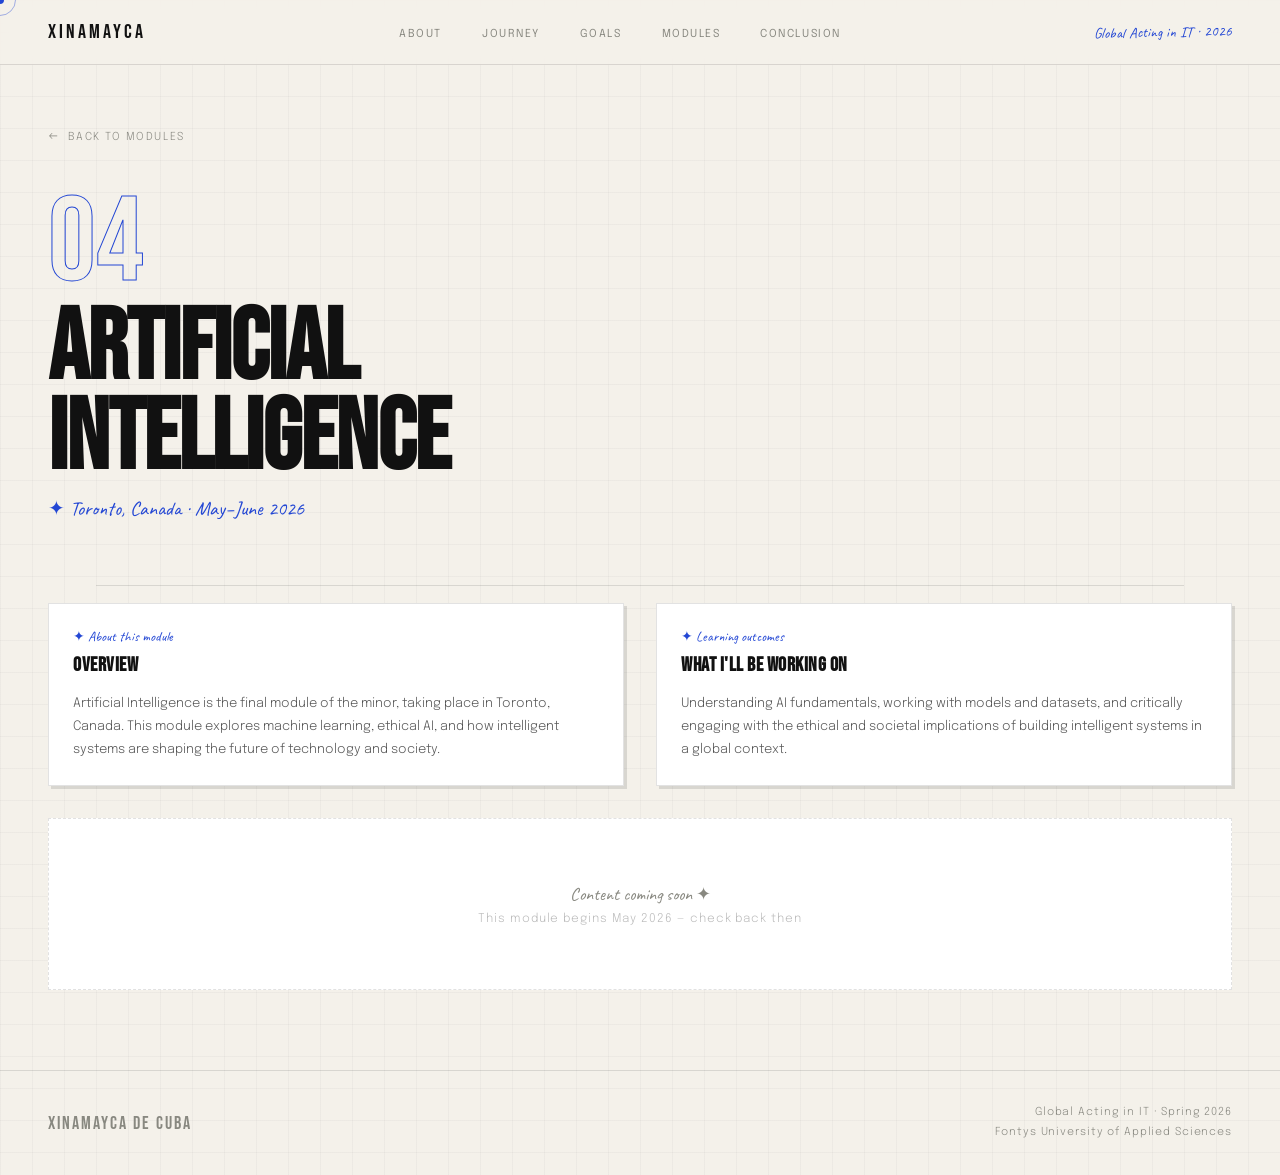
<file: Desktop/Minor Abroad/Portfolio/ai.html>
<!DOCTYPE html>
<html lang="en">
<head>
<meta charset="UTF-8">
<meta name="viewport" content="width=device-width, initial-scale=1.0">
<title>AI — Xinamayca de Cuba</title>
<link rel="preconnect" href="https://fonts.googleapis.com">
<link href="https://fonts.googleapis.com/css2?family=Bebas+Neue&family=Caveat:wght@400;600&family=Epilogue:ital,wght@0,300;0,400;0,500;1,300;1,400&display=swap" rel="stylesheet">
<link rel="stylesheet" href="style.css">
</head>
<body>

<div class="cursor" id="cursor"></div>
<div class="cursor-ring" id="ring"></div>

<nav>
  <a href="index.html" class="nav-logo">Xinamayca</a>
  <ul class="nav-links">
    <li><a href="index.html#about">About</a></li>
    <li><a href="index.html#journey">Journey</a></li>
    <li><a href="index.html#goals">Goals</a></li>
    <li><a href="index.html#modules">Modules</a></li>
    <li><a href="index.html#conclusion">Conclusion</a></li>
  </ul>
  <span class="nav-tag">Global Acting in IT · 2026</span>
</nav>

<section class="module-page">
  <a href="index.html#modules" class="module-back">Back to modules</a>

  <div class="module-hero reveal">
    <div class="module-hero-num">04</div>
    <h1 class="module-hero-title">Artificial<br>Intelligence</h1>
    <p class="module-hero-location">✦ Toronto, Canada · May–June 2026</p>
  </div>

  <div class="divider"></div>
  <br>

  <div class="module-content reveal">
    <div class="module-block">
      <p class="module-block-label">✦ About this module</p>
      <h2 class="module-block-title">Overview</h2>
      <p class="module-block-body">
        Artificial Intelligence is the final module of the minor, taking place in Toronto, Canada.
        This module explores machine learning, ethical AI, and how intelligent systems are shaping
        the future of technology and society.
      </p>
    </div>

    <div class="module-block">
      <p class="module-block-label">✦ Learning outcomes</p>
      <h2 class="module-block-title">What I'll be working on</h2>
      <p class="module-block-body">
        Understanding AI fundamentals, working with models and datasets, and critically engaging
        with the ethical and societal implications of building intelligent systems in a global context.
      </p>
    </div>

    <div class="module-coming-soon">
      <p class="cs-label">Content coming soon ✦</p>
      <p class="cs-sub">This module begins May 2026 — check back then</p>
    </div>
  </div>
</section>

<footer>
  <span class="footer-logo">Xinamayca de Cuba</span>
  <div class="footer-info">
    Global Acting in IT · Spring 2026<br>
    Fontys University of Applied Sciences
  </div>
</footer>

<script src="script.js"></script>
</body>
</html>
</file>
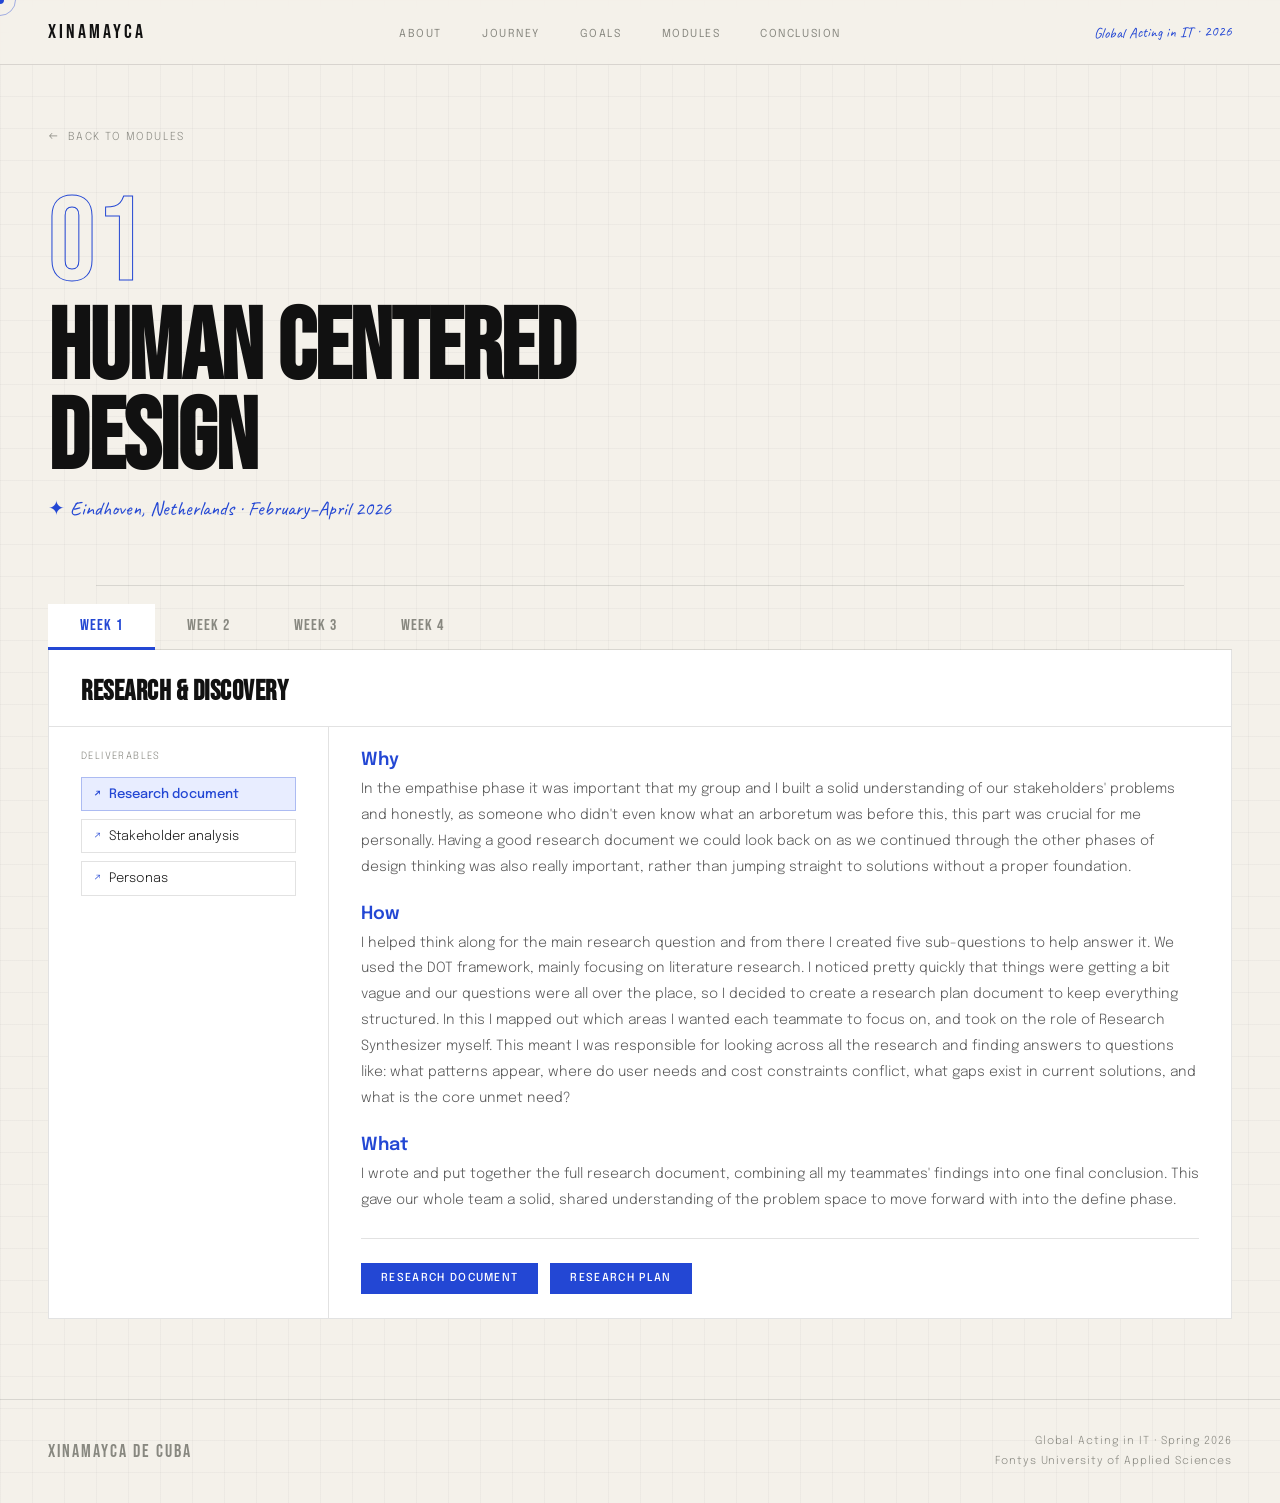
<file: Desktop/Minor Abroad/Portfolio/hcd.html>
<!DOCTYPE html>
<html lang="en">
<head>
<meta charset="UTF-8">
<meta name="viewport" content="width=device-width, initial-scale=1.0">
<title>HCD — Xinamayca de Cuba</title>
<link rel="preconnect" href="https://fonts.googleapis.com">
<link href="https://fonts.googleapis.com/css2?family=Bebas+Neue&family=Caveat:wght@400;600&family=Epilogue:ital,wght@0,300;0,400;0,500;1,300;1,400&display=swap" rel="stylesheet">
<link rel="stylesheet" href="style.css">
</head>
<body>

<div class="cursor" id="cursor"></div>
<div class="cursor-ring" id="ring"></div>

<nav>
  <a href="index.html" class="nav-logo">Xinamayca</a>
  <ul class="nav-links">
    <li><a href="index.html#about">About</a></li>
    <li><a href="index.html#journey">Journey</a></li>
    <li><a href="index.html#goals">Goals</a></li>
    <li><a href="index.html#modules">Modules</a></li>
    <li><a href="index.html#conclusion">Conclusion</a></li>
  </ul>
  <span class="nav-tag">Global Acting in IT · 2026</span>
</nav>

<section class="module-page">
  <a href="index.html#modules" class="module-back">Back to modules</a>

  <div class="module-hero reveal">
    <div class="module-hero-num">01</div>
    <h1 class="module-hero-title">Human Centered<br>Design</h1>
    <p class="module-hero-location">✦ Eindhoven, Netherlands · February–April 2026</p>
  </div>

  <div class="divider"></div>
  <br>

  <!-- Week navigation -->
  <div class="week-nav reveal">
    <button class="week-tab active" onclick="showWeek(1, this)">Week 1</button>
    <button class="week-tab" onclick="showWeek(2, this)">Week 2</button>
    <button class="week-tab" onclick="showWeek(3, this)">Week 3</button>
    <button class="week-tab" onclick="showWeek(4, this)">Week 4</button>
  </div>

  <!-- Week 1 -->
  <div class="week-panel active" id="week-1">
    <div class="week-panel-header">
      <h2 class="week-panel-title">Research & Discovery</h2>
    </div>
    <div class="week-panel-body">
      <div class="week-docs">
        <p class="week-docs-label">Deliverables</p>
        <ul class="week-doc-list">
          <li class="week-doc-item active" onclick="showDoc('w1', 'research', this)">Research document</li>
          <li class="week-doc-item" onclick="showDoc('w1', 'stakeholder', this)">Stakeholder analysis</li>
          <li class="week-doc-item" onclick="showDoc('w1', 'personas', this)">Personas</li>
        </ul>
      </div>
      <div class="week-reflection">

        <div class="doc-content active" id="w1-research">
          <p class="week-sub">Why</p>

          <p class="week-reflection-body">In the empathise phase it was important that my group and I built a solid understanding of our stakeholders' problems and honestly, as someone who didn't even know what an arboretum was before this, this part was crucial for me personally. Having a good research document we could look back on as we continued through the other phases of design thinking was also really important, rather than jumping straight to solutions without a proper foundation.</p>

          <p class="week-sub">How</p>
          <p class="week-reflection-body">I helped think along for the main research question and from there I created five sub-questions to help answer it. We used the DOT framework, mainly focusing on literature research. I noticed pretty quickly that things were getting a bit vague and our questions were all over the place, so I decided to create a research plan document to keep everything structured. In this I mapped out which areas I wanted each teammate to focus on, and took on the role of Research Synthesizer myself. This meant I was responsible for looking across all the research and finding answers to questions like: what patterns appear, where do user needs and cost constraints conflict, what gaps exist in current solutions, and what is the core unmet need?</p>

          <p class="week-sub">What</p>
          <p class="week-reflection-body">I wrote and put together the full research document, combining all my teammates' findings into one final conclusion. This gave our whole team a solid, shared understanding of the problem space to move forward with into the define phase.</p>
          <hr class="doc-divider">
          <div class="doc-btn-row">
            <a href="Research Document.pdf" target="_blank" class="doc-btn">Research document</a>
            <a href="Research plan.pdf" target="_blank" class="doc-btn">Research plan</a>
          </div>
        </div>

        <div class="doc-content" id="w1-researchplan">
          <p class="week-reflection-body">Add your research plan info here.</p>
        </div>

        <div class="doc-content" id="w1-stakeholder">
          <p class="week-reflection-label">✦ Stakeholder analysis</p>
          <p class="week-reflection-body">Add your stakeholder analysis info here.</p>
        </div>

        <div class="doc-content" id="w1-personas">
          <p class="week-reflection-label">✦ Personas</p>
          <p class="week-reflection-body">Add your personas info here.</p>
        </div>

      </div>
    </div>
  </div>

  <!-- Week 2 -->
  <div class="week-panel" id="week-2">
    <div class="week-panel-header">
      <h2 class="week-panel-title">Insights & Synthesis</h2>
    </div>
    <div class="week-panel-body">
      <div class="week-docs">
        <p class="week-docs-label">Deliverables</p>
        <ul class="week-doc-list">
          <li class="week-doc-item">Affinity diagram</li>
          <li class="week-doc-item">How Might We statements</li>
          <li class="week-doc-item">Persona</li>
        </ul>
      </div>
      <div class="week-reflection">
        <p class="week-reflection-label">✦ What happened</p>
        <p class="week-reflection-body">Add your week 2 description here — what you did, what you made, what you learned.</p>
      </div>
    </div>
  </div>

  <!-- Week 3 -->
  <div class="week-panel" id="week-3">
    <div class="week-panel-header">
      <h2 class="week-panel-title">Ideation & Concept</h2>
    </div>
    <div class="week-panel-body">
      <div class="week-docs">
        <p class="week-docs-label">Deliverables</p>
        <ul class="week-doc-list">
          <li class="week-doc-item">Concept sketches</li>
          <li class="week-doc-item">Storyboard</li>
          <li class="week-doc-item">Concept presentation</li>
        </ul>
      </div>
      <div class="week-reflection">
        <p class="week-reflection-label">✦ What happened</p>
        <p class="week-reflection-body">Add your week 3 description here — what you did, what you made, what you learned.</p>
      </div>
    </div>
  </div>

  <!-- Week 4 -->
  <div class="week-panel" id="week-4">
    <div class="week-panel-header">
      <h2 class="week-panel-title">Prototype & Test</h2>
    </div>
    <div class="week-panel-body">
      <div class="week-docs">
        <p class="week-docs-label">Deliverables</p>
        <ul class="week-doc-list">
          <li class="week-doc-item">Lo-fi prototype</li>
          <li class="week-doc-item">Usability test report</li>
          <li class="week-doc-item">Final presentation</li>
        </ul>
      </div>
      <div class="week-reflection">
        <p class="week-reflection-label">✦ What happened</p>
        <p class="week-reflection-body">Add your week 4 description here — what you did, what you made, what you learned.</p>
      </div>
    </div>
  </div>

</section>

<footer>
  <span class="footer-logo">Xinamayca de Cuba</span>
  <div class="footer-info">
    Global Acting in IT · Spring 2026<br>
    Fontys University of Applied Sciences
  </div>
</footer>

<script src="script.js"></script>
<script>
  function showDoc(week, doc, item) {
    const panel = item.closest('.week-panel-body');
    panel.querySelectorAll('.week-doc-item').forEach(i => i.classList.remove('active'));
    panel.querySelectorAll('.doc-content').forEach(d => d.classList.remove('active'));
    item.classList.add('active');
    document.getElementById(week + '-' + doc).classList.add('active');
  }

  function showWeek(num, btn) {
    document.querySelectorAll('.week-panel').forEach(p => p.classList.remove('active'));
    document.querySelectorAll('.week-tab').forEach(b => b.classList.remove('active'));
    document.getElementById('week-' + num).classList.add('active');
    btn.classList.add('active');
  }
</script>
</body>
</html>
</file>
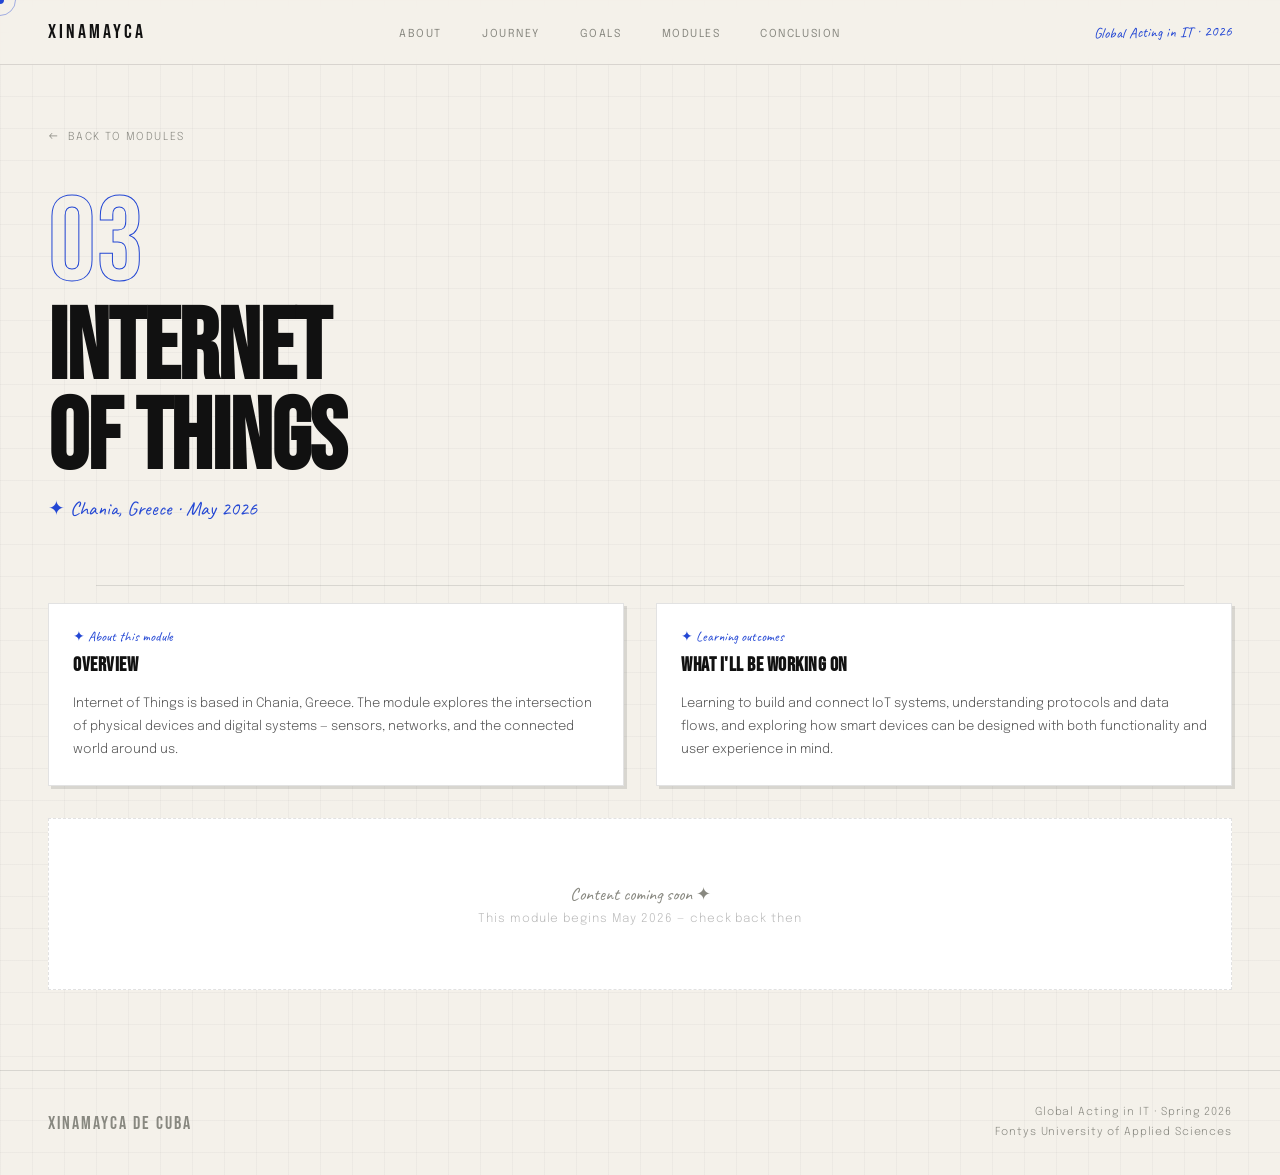
<file: Desktop/Minor Abroad/Portfolio/iot.html>
<!DOCTYPE html>
<html lang="en">
<head>
<meta charset="UTF-8">
<meta name="viewport" content="width=device-width, initial-scale=1.0">
<title>IoT — Xinamayca de Cuba</title>
<link rel="preconnect" href="https://fonts.googleapis.com">
<link href="https://fonts.googleapis.com/css2?family=Bebas+Neue&family=Caveat:wght@400;600&family=Epilogue:ital,wght@0,300;0,400;0,500;1,300;1,400&display=swap" rel="stylesheet">
<link rel="stylesheet" href="style.css">
</head>
<body>

<div class="cursor" id="cursor"></div>
<div class="cursor-ring" id="ring"></div>

<nav>
  <a href="index.html" class="nav-logo">Xinamayca</a>
  <ul class="nav-links">
    <li><a href="index.html#about">About</a></li>
    <li><a href="index.html#journey">Journey</a></li>
    <li><a href="index.html#goals">Goals</a></li>
    <li><a href="index.html#modules">Modules</a></li>
    <li><a href="index.html#conclusion">Conclusion</a></li>
  </ul>
  <span class="nav-tag">Global Acting in IT · 2026</span>
</nav>

<section class="module-page">
  <a href="index.html#modules" class="module-back">Back to modules</a>

  <div class="module-hero reveal">
    <div class="module-hero-num">03</div>
    <h1 class="module-hero-title">Internet<br>of Things</h1>
    <p class="module-hero-location">✦ Chania, Greece · May 2026</p>
  </div>

  <div class="divider"></div>
  <br>

  <div class="module-content reveal">
    <div class="module-block">
      <p class="module-block-label">✦ About this module</p>
      <h2 class="module-block-title">Overview</h2>
      <p class="module-block-body">
        Internet of Things is based in Chania, Greece. The module explores the intersection of physical
        devices and digital systems — sensors, networks, and the connected world around us.
      </p>
    </div>

    <div class="module-block">
      <p class="module-block-label">✦ Learning outcomes</p>
      <h2 class="module-block-title">What I'll be working on</h2>
      <p class="module-block-body">
        Learning to build and connect IoT systems, understanding protocols and data flows, and exploring
        how smart devices can be designed with both functionality and user experience in mind.
      </p>
    </div>

    <div class="module-coming-soon">
      <p class="cs-label">Content coming soon ✦</p>
      <p class="cs-sub">This module begins May 2026 — check back then</p>
    </div>
  </div>
</section>

<footer>
  <span class="footer-logo">Xinamayca de Cuba</span>
  <div class="footer-info">
    Global Acting in IT · Spring 2026<br>
    Fontys University of Applied Sciences
  </div>
</footer>

<script src="script.js"></script>
</body>
</html>
</file>
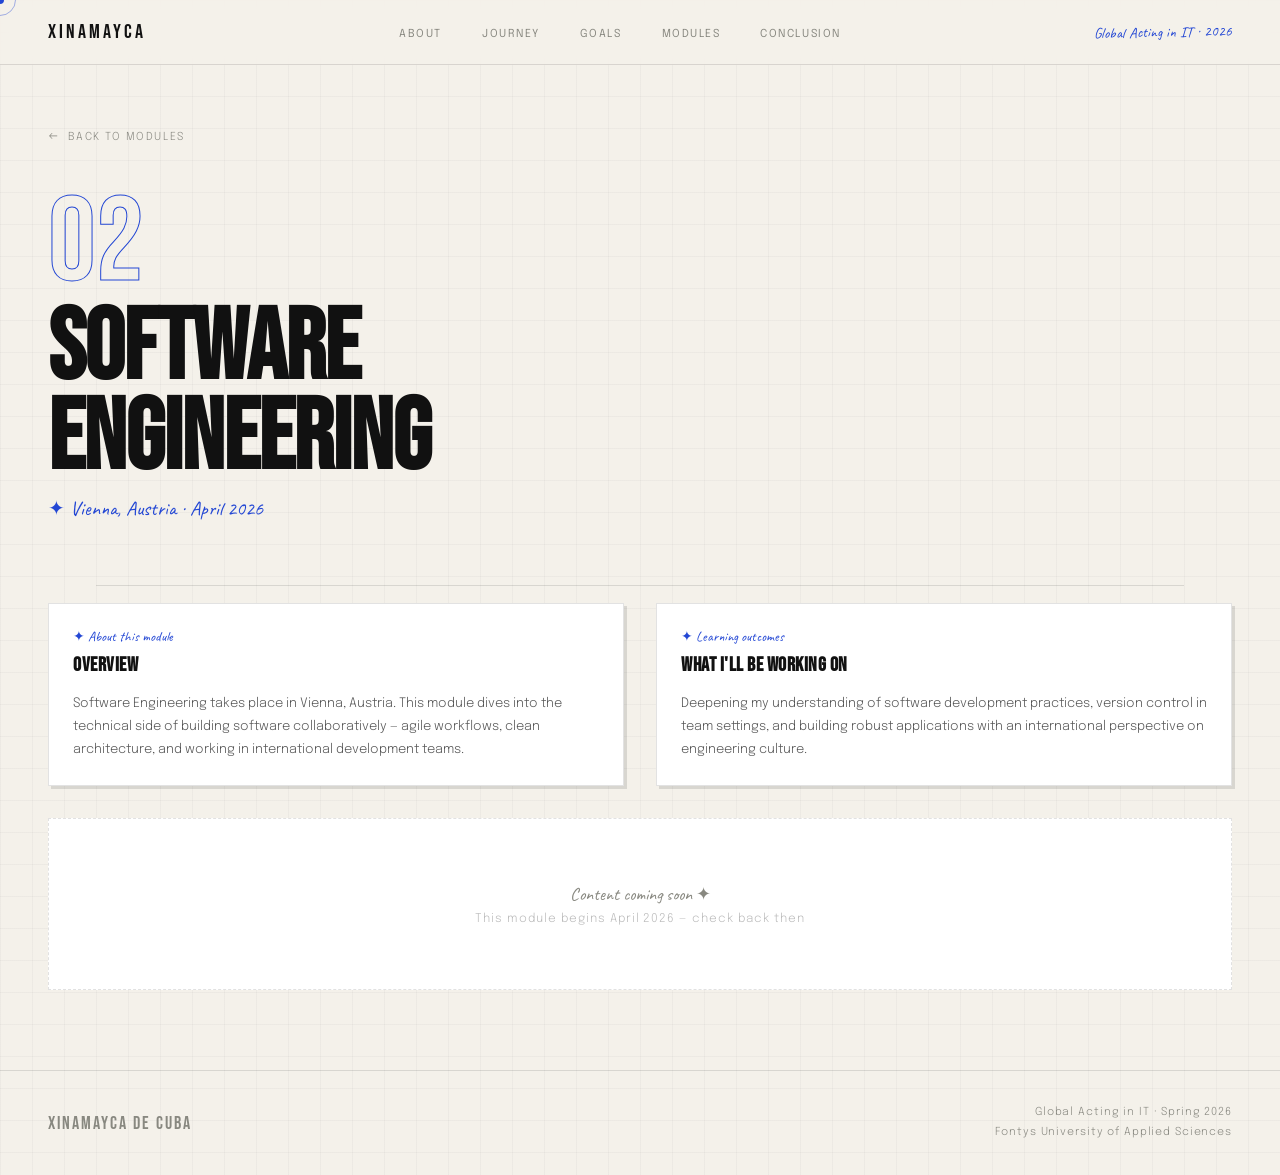
<file: Desktop/Minor Abroad/Portfolio/se.html>
<!DOCTYPE html>
<html lang="en">
<head>
<meta charset="UTF-8">
<meta name="viewport" content="width=device-width, initial-scale=1.0">
<title>SE — Xinamayca de Cuba</title>
<link rel="preconnect" href="https://fonts.googleapis.com">
<link href="https://fonts.googleapis.com/css2?family=Bebas+Neue&family=Caveat:wght@400;600&family=Epilogue:ital,wght@0,300;0,400;0,500;1,300;1,400&display=swap" rel="stylesheet">
<link rel="stylesheet" href="style.css">
</head>
<body>

<div class="cursor" id="cursor"></div>
<div class="cursor-ring" id="ring"></div>

<nav>
  <a href="index.html" class="nav-logo">Xinamayca</a>
  <ul class="nav-links">
    <li><a href="index.html#about">About</a></li>
    <li><a href="index.html#journey">Journey</a></li>
    <li><a href="index.html#goals">Goals</a></li>
    <li><a href="index.html#modules">Modules</a></li>
    <li><a href="index.html#conclusion">Conclusion</a></li>
  </ul>
  <span class="nav-tag">Global Acting in IT · 2026</span>
</nav>

<section class="module-page">
  <a href="index.html#modules" class="module-back">Back to modules</a>

  <div class="module-hero reveal">
    <div class="module-hero-num">02</div>
    <h1 class="module-hero-title">Software<br>Engineering</h1>
    <p class="module-hero-location">✦ Vienna, Austria · April 2026</p>
  </div>

  <div class="divider"></div>
  <br>

  <div class="module-content reveal">
    <div class="module-block">
      <p class="module-block-label">✦ About this module</p>
      <h2 class="module-block-title">Overview</h2>
      <p class="module-block-body">
        Software Engineering takes place in Vienna, Austria. This module dives into the technical side of
        building software collaboratively — agile workflows, clean architecture, and working in international
        development teams.
      </p>
    </div>

    <div class="module-block">
      <p class="module-block-label">✦ Learning outcomes</p>
      <h2 class="module-block-title">What I'll be working on</h2>
      <p class="module-block-body">
        Deepening my understanding of software development practices, version control in team settings,
        and building robust applications with an international perspective on engineering culture.
      </p>
    </div>

    <div class="module-coming-soon">
      <p class="cs-label">Content coming soon ✦</p>
      <p class="cs-sub">This module begins April 2026 — check back then</p>
    </div>
  </div>
</section>

<footer>
  <span class="footer-logo">Xinamayca de Cuba</span>
  <div class="footer-info">
    Global Acting in IT · Spring 2026<br>
    Fontys University of Applied Sciences
  </div>
</footer>

<script src="script.js"></script>
</body>
</html>
</file>
<file: Desktop/Minor Abroad/Portfolio/style.css>
*, *::before, *::after { box-sizing: border-box; margin: 0; padding: 0; }

:root {
  --off-white: #f4f1ea;
  --black: #111111;
  --blue: #2347d4;
  --blue-light: #e8edff;
  --muted: #888880;
  --border: rgba(17,17,17,0.12);
  --grid-color: rgba(17,17,17,0.03);
}

html { scroll-behavior: smooth; }

body {
  background-color: var(--off-white);
  background-image:
    linear-gradient(var(--grid-color) 1px, transparent 1px),
    linear-gradient(90deg, var(--grid-color) 1px, transparent 1px);
  background-size: 32px 32px;
  color: var(--black);
  font-family: 'Epilogue', sans-serif;
  font-weight: 300;
  overflow-x: hidden;
  cursor: none;
}

/* cursor */
.cursor { width: 8px; height: 8px; background: var(--blue); border-radius: 50%; position: fixed; pointer-events: none; z-index: 9999; transform: translate(-50%,-50%); transition: width .15s, height .15s; }
.cursor-ring { width: 32px; height: 32px; border: 1px solid var(--blue); border-radius: 50%; position: fixed; pointer-events: none; z-index: 9998; transform: translate(-50%,-50%); opacity: 0.4; transition: all .12s ease; }

/* NAV */
nav {
  position: fixed; top: 0; left: 0; right: 0; z-index: 100;
  display: flex; justify-content: space-between; align-items: center;
  padding: 1.25rem 3rem;
  background: rgba(244,241,234,0.88);
  backdrop-filter: blur(10px);
  border-bottom: 1px solid var(--border);
}
.nav-logo { font-family: 'Bebas Neue', sans-serif; font-size: 20px; letter-spacing: 3px; color: var(--black); text-decoration: none; }
.nav-links { display: flex; gap: 2.5rem; list-style: none; }
.nav-links a { font-size: 11px; letter-spacing: 0.14em; text-transform: uppercase; color: var(--muted); text-decoration: none; transition: color .2s; font-weight: 400; }
.nav-links a:hover { color: var(--blue); }
.nav-tag { font-family: 'Caveat', cursive; font-size: 15px; color: var(--blue); transform: rotate(-1deg); display: inline-block; }

/* HERO */
.hero {
  min-height: 100vh;
  display: flex; flex-direction: column; justify-content: center;
  padding: 8rem 3rem 4rem;
  position: relative; overflow: hidden;
}
.hero-eyebrow { font-family: 'Caveat', cursive; font-size: 24px; color: var(--blue); margin-bottom: 1rem; display: flex; align-items: center; gap: 10px; opacity: 0; animation: fadeUp .7s .2s forwards; }
.hero-title { font-family: 'Bebas Neue', sans-serif; font-size: clamp(80px, 14vw, 190px); line-height: .9; letter-spacing: -2px; margin-bottom: 2.5rem; opacity: 0; animation: fadeUp .7s .35s forwards; }
.hero-title .outline { -webkit-text-stroke: 1.5px var(--black); color: transparent; display: block; }
.hero-title .blue { color: var(--blue); display: block; }
.hero-bottom { display: flex; justify-content: space-between; align-items: flex-end; opacity: 0; animation: fadeUp .7s .5s forwards; }
.hero-desc { font-size: 14px; line-height: 1.85; color: var(--muted); max-width: 360px; }
.hero-desc strong { color: var(--black); font-weight: 400; }
.hero-scroll { display: flex; flex-direction: column; align-items: center; gap: 8px; color: var(--muted); font-size: 10px; letter-spacing: .14em; text-transform: uppercase; text-decoration: none; transition: color .2s; }
.hero-scroll:hover { color: var(--blue); }
.scroll-line { width: 1px; height: 44px; background: linear-gradient(to bottom, var(--muted), transparent); animation: pulse 2s infinite; }
.hero-sticker { position: absolute; top: 12rem; right: 3rem; font-family: 'Caveat', cursive; font-size: 13px; color: var(--blue); border: 1.5px solid var(--blue); padding: 8px 14px; border-radius: 2px; transform: rotate(3deg); background: var(--blue-light); opacity: 0; animation: fadeUp .7s .7s forwards; white-space: nowrap; }
.hero-title-row {
  display: flex;
  align-items: center;
  gap: 6rem;
}

.hero-maps {
  display: grid;
  grid-template-columns: auto auto;
  grid-template-rows: auto auto;
  gap: 8px;
  flex-shrink: 0;
}

.hero-map {
  height: auto;
  display: block;
  cursor: default;
}
.hero-map path { fill: none; transition: fill .3s; }
.hero-map:hover path { fill: var(--blue); }
.hero-map-link { display: contents; cursor: none; }
.hero-map-at, .hero-map-ca, .hero-map-gr { opacity: 0; pointer-events: none; }

.hero-map-nl {
  width: 180px;
  grid-column: 1;
  grid-row: 1;
}

.hero-map-at {
  width: 320px;
  grid-column: 2;
  grid-row: 1;
}

.hero-map-gr {
  width: 250px;
  grid-column: 1;
  grid-row: 2;
}

.hero-map-ca {
  width: 320px;
  grid-column: 2;
  grid-row: 2;
}

/* SECTION BASE */
section { padding: 5rem 3rem; position: relative; }
.section-tag { font-family: 'Caveat', cursive; font-size: 24px; color: var(--blue); margin-bottom: -0.5rem; }
.section-title { font-family: 'Bebas Neue', sans-serif; font-size: clamp(40px, 6vw, 72px); letter-spacing: -.5px; line-height: 1; margin-top: 1rem; margin-bottom: 2.5rem; }
.divider { height: 1px; background: var(--border); margin: 0 3rem; }

/* ABOUT */
#about .section-title { font-size: clamp(60px, 10vw, 120px); margin-top: 0.8rem; margin-bottom: 0; }
.about-grid { display: grid; grid-template-columns: 1fr 1fr; gap: 5rem; align-items: start; }
.about-text p { font-size: 15px; line-height: 1.85; color: #444; margin-bottom: 1.25rem; }
.about-text p:last-child { margin-bottom: 0; }
.about-text strong { color: var(--black); font-weight: 500; }
.highlight-box { display: inline-block; background: var(--blue); color: white; padding: 2px 8px; font-weight: 500; border-radius: 2px; }
.about-visual { display: flex; flex-direction: column; gap: 1.5rem; align-items: center; }
.about-photo { width: 100%; max-width: 420px; border-radius: 4px; object-fit: cover; display: block; margin-top: -7rem; }

/* Photo strip */
.photo-strip { background: white; padding: 10px 10px 32px; box-shadow: 4px 6px 20px rgba(0,0,0,0.15); transform: rotate(2deg); max-width: 260px; width: 100%; }
.photo-strip-inner { display: grid; grid-template-columns: 1fr 1fr; gap: 6px; }
.photo-slot { aspect-ratio: 1; background: #e0ddd6; display: flex; align-items: center; justify-content: center; overflow: hidden; }
.photo-slot img { width: 100%; height: 100%; object-fit: cover; filter: grayscale(30%); }
.photo-slot-placeholder { width: 100%; height: 100%; background: #d8d5ce; display: flex; align-items: center; justify-content: center; }
.photo-slot-placeholder span { font-family: 'Caveat', cursive; font-size: 12px; color: #999; }
.strip-caption { font-family: 'Caveat', cursive; font-size: 13px; color: var(--muted); text-align: center; margin-top: 8px; }

/* Fun facts */
.fun-facts { display: flex; flex-direction: column; gap: 10px; width: 100%; }
.fact-tag { background: white; border: 1px solid var(--border); border-radius: 2px; padding: 10px 14px; font-size: 13px; color: #444; display: flex; align-items: flex-start; gap: 10px; box-shadow: 2px 2px 0 var(--border); }
.fact-tag .fact-icon { font-size: 15px; flex-shrink: 0; }

/* JOURNEY / GALLERY */
.gallery-label { font-family: 'Caveat', cursive; font-size: 14px; color: var(--muted); margin-bottom: 1rem; }
.polaroid-grid { display: grid; grid-template-columns: repeat(4, 1fr); gap: 1.5rem; }
.polaroid { background: white; padding: 10px 10px 36px; box-shadow: 3px 4px 14px rgba(0,0,0,0.1); position: relative; }
.polaroid:nth-child(1) { transform: rotate(-2deg); }
.polaroid:nth-child(2) { transform: rotate(1.5deg); }
.polaroid:nth-child(3) { transform: rotate(-1deg); }
.polaroid:nth-child(4) { transform: rotate(2.5deg); }
.polaroid:nth-child(5) { transform: rotate(-1.5deg); }
.polaroid:nth-child(6) { transform: rotate(1deg); }
.polaroid:nth-child(7) { transform: rotate(-2.5deg); }
.polaroid:nth-child(8) { transform: rotate(0.5deg); }
.polaroid-img { aspect-ratio: 1; background: #e0ddd6; width: 100%; display: flex; align-items: center; justify-content: center; }
.polaroid-img span { font-family: 'Caveat', cursive; font-size: 12px; color: #bbb; text-align: center; padding: 8px; }
.polaroid-caption { font-family: 'Caveat', cursive; font-size: 13px; color: var(--muted); text-align: center; position: absolute; bottom: 8px; left: 0; right: 0; }

/* GOALS */
.goals-grid { display: grid; grid-template-columns: repeat(3,1fr); gap: 1.5rem; }
.goal-card { background: white; border: 1px solid var(--border); padding: 1.75rem; position: relative; box-shadow: 3px 3px 0 var(--border); }
.goal-num { font-family: 'Bebas Neue', sans-serif; font-size: 56px; color: var(--blue-light); line-height: 1; margin-bottom: .5rem; -webkit-text-stroke: 1px var(--blue); color: transparent; }
.goal-title { font-size: 14px; font-weight: 500; color: var(--black); margin-bottom: .75rem; }
.goal-body { font-size: 13px; color: #666; line-height: 1.7; }
.goal-tape { position: absolute; top: -10px; left: 50%; transform: translateX(-50%); width: 40px; height: 18px; background: rgba(35,71,212,0.15); border: 1px solid rgba(35,71,212,0.2); }

/* MODULES */
.module-tabs { display: flex; gap: 0; border-bottom: 1px solid var(--border); margin-bottom: 2.5rem; overflow-x: auto; }
.tab-btn { font-family: 'Bebas Neue', sans-serif; font-size: 16px; letter-spacing: 1px; padding: .75rem 1.75rem; border: none; background: none; color: var(--muted); cursor: none; border-bottom: 3px solid transparent; transition: all .2s; white-space: nowrap; position: relative; top: 1px; }
.tab-btn:hover { color: var(--black); }
.tab-btn.active { color: var(--blue); border-bottom-color: var(--blue); background: white; }
.tab-content { display: none; }
.tab-content.active { display: block; }

.module-grid { display: grid; grid-template-columns: 1fr 1fr; gap: 2rem; }
.module-section { background: white; border: 1px solid var(--border); padding: 1.5rem; box-shadow: 3px 3px 0 var(--border); }
.ms-label { font-family: 'Caveat', cursive; font-size: 14px; color: var(--blue); margin-bottom: .5rem; }
.ms-title { font-family: 'Bebas Neue', sans-serif; font-size: 22px; letter-spacing: .5px; margin-bottom: 1rem; }
.ms-body { font-size: 13px; color: #555; line-height: 1.75; }

.week-list { display: flex; flex-direction: column; gap: 1rem; }
.week-item { border-left: 2px solid var(--blue); padding-left: 1rem; }
.week-label { font-size: 10px; letter-spacing: .12em; text-transform: uppercase; color: var(--blue); margin-bottom: 3px; }
.week-title { font-size: 14px; font-weight: 500; color: var(--black); margin-bottom: 4px; }
.week-body { font-size: 13px; color: #666; line-height: 1.65; }

.reflection-card { background: var(--blue-light); border: 1px solid rgba(35,71,212,0.2); padding: 1.25rem; margin-top: 1rem; }
.rc-label { font-family: 'Caveat', cursive; font-size: 13px; color: var(--blue); margin-bottom: .4rem; }
.rc-body { font-size: 13px; color: #444; line-height: 1.7; font-style: italic; }

.coming-soon { grid-column: span 2; background: white; border: 1.5px dashed var(--border); padding: 3rem; display: flex; flex-direction: column; align-items: center; justify-content: center; gap: 8px; }
.cs-label { font-family: 'Caveat', cursive; font-size: 18px; color: var(--muted); }
.cs-sub { font-size: 12px; color: #bbb; letter-spacing: .08em; }

/* MODULE CARDS */
.module-cards { display: grid; grid-template-columns: repeat(2, 1fr); gap: 1.5rem; }
.module-card {
  display: flex; align-items: center; gap: 1.5rem;
  background: white; border: 1px solid var(--border);
  padding: 1.75rem 2rem;
  text-decoration: none; color: var(--black);
  box-shadow: 3px 3px 0 var(--border);
  transition: box-shadow .2s, transform .2s;
  position: relative; overflow: hidden;
}
.module-card:hover { box-shadow: 6px 6px 0 var(--blue); transform: translate(-2px, -2px); }
.module-card-num { font-family: 'Bebas Neue', sans-serif; font-size: 48px; color: var(--blue-light); -webkit-text-stroke: 1px var(--blue); color: transparent; line-height: 1; flex-shrink: 0; }
.module-card-location { font-size: 10px; letter-spacing: .14em; text-transform: uppercase; color: var(--muted); display: block; margin-bottom: .25rem; }
.module-card-title { font-family: 'Bebas Neue', sans-serif; font-size: 28px; letter-spacing: .5px; line-height: 1; margin: 0; }
.module-card-arrow { font-size: 22px; color: var(--blue); margin-left: auto; flex-shrink: 0; transition: transform .2s; }
.module-card:hover .module-card-arrow { transform: translateX(4px); }

/* WEEK NAV */
.week-nav { display: flex; gap: 0; border-bottom: 1px solid var(--border); margin-bottom: 0; }
.week-tab { font-family: 'Bebas Neue', sans-serif; font-size: 16px; letter-spacing: 1px; padding: .75rem 2rem; border: none; background: none; color: var(--muted); cursor: none; border-bottom: 3px solid transparent; transition: all .2s; position: relative; top: 1px; }
.week-tab:hover { color: var(--black); }
.week-tab.active { color: var(--blue); border-bottom-color: var(--blue); background: white; }

.week-panel { display: none; background: white; border: 1px solid var(--border); border-top: none; }
.week-panel.active { display: block; }
.week-panel-header { padding: 1.75rem 2rem 1.25rem; border-bottom: 1px solid var(--border); }
.week-panel-tag { font-family: 'Caveat', cursive; font-size: 15px; color: var(--blue); margin-bottom: .25rem; }
.week-panel-title { font-family: 'Bebas Neue', sans-serif; font-size: 28px; letter-spacing: .5px; line-height: 1; }
.week-panel-body { display: grid; grid-template-columns: 280px 1fr; }
.week-docs { border-right: 1px solid var(--border); padding: 1.5rem 2rem; }
.week-docs-label { font-size: 10px; letter-spacing: .14em; text-transform: uppercase; color: var(--muted); margin-bottom: 1rem; }
.week-doc-list { list-style: none; display: flex; flex-direction: column; gap: .5rem; }
.week-doc-item { font-size: 13px; color: var(--black); padding: .6rem .75rem; border: 1px solid var(--border); display: flex; align-items: center; gap: .5rem; }
.week-doc-item { cursor: none; }
.week-doc-item::before { content: '↗'; font-size: 11px; color: var(--blue); }
.week-doc-item.active { background: var(--blue-light); border-color: rgba(35,71,212,0.3); color: var(--blue); font-weight: 500; }
.doc-content { display: none; }
.doc-content.active { display: block; }
.week-sub { font-family: 'Epilogue', sans-serif; font-size: 18px; font-weight: 600; color: var(--blue); margin-top: 1.5rem; margin-bottom: .5rem; }
.week-sub:first-child { margin-top: 0; }
.doc-divider { border: none; border-top: 1px solid var(--border); margin: 1.5rem 0; }
.doc-btn-row { display: flex; gap: .75rem; margin-top: 1rem; }
.doc-btn { font-size: 11px; letter-spacing: .12em; text-transform: uppercase; font-weight: 500; color: white; background: var(--blue); padding: .6rem 1.25rem; text-decoration: none; transition: opacity .2s; }
.doc-btn:hover { opacity: .8; }
.week-reflection { padding: 1.5rem 2rem; }
.week-reflection-label { font-family: 'Caveat', cursive; font-size: 15px; color: var(--blue); margin-bottom: .75rem; }
.week-reflection-body { font-size: 14px; color: #555; line-height: 1.85; }

@media(max-width:768px){
  .week-panel-body { grid-template-columns: 1fr; }
  .week-docs { border-right: none; border-bottom: 1px solid var(--border); }
}

/* MODULE PAGE */
.module-page { padding-top: 8rem; }
.module-back { display: inline-flex; align-items: center; gap: .5rem; font-size: 11px; letter-spacing: .14em; text-transform: uppercase; color: var(--muted); text-decoration: none; margin-bottom: 2.5rem; transition: color .2s; }
.module-back:hover { color: var(--blue); }
.module-back::before { content: '←'; font-size: 14px; }
.module-hero { margin-bottom: 4rem; }
.module-hero-num { font-family: 'Bebas Neue', sans-serif; font-size: 120px; color: transparent; -webkit-text-stroke: 1px var(--blue); line-height: 1; }
.module-hero-title { font-family: 'Bebas Neue', sans-serif; font-size: clamp(48px, 8vw, 100px); line-height: .9; letter-spacing: -1px; }
.module-hero-location { font-family: 'Caveat', cursive; font-size: 20px; color: var(--blue); margin-top: .75rem; }
.module-content { display: grid; grid-template-columns: 1fr 1fr; gap: 2rem; }
.module-block { background: white; border: 1px solid var(--border); padding: 1.5rem; box-shadow: 3px 3px 0 var(--border); }
.module-block-label { font-family: 'Caveat', cursive; font-size: 14px; color: var(--blue); margin-bottom: .5rem; }
.module-block-title { font-family: 'Bebas Neue', sans-serif; font-size: 20px; letter-spacing: .5px; margin-bottom: 1rem; }
.module-block-body { font-size: 13px; color: #555; line-height: 1.75; }
.module-coming-soon { grid-column: span 2; background: white; border: 1.5px dashed var(--border); padding: 4rem; display: flex; flex-direction: column; align-items: center; justify-content: center; gap: 8px; }

@media(max-width:768px){
  .module-cards { grid-template-columns: 1fr; }
  .module-content { grid-template-columns: 1fr; }
  .module-coming-soon { grid-column: span 1; }
}

/* CONCLUSION */
.conclusion-box { background: var(--black); color: white; padding: 3rem; position: relative; overflow: hidden; }
.conclusion-box::before { content: ''; position: absolute; inset: 0; background-image: linear-gradient(rgba(255,255,255,0.03) 1px, transparent 1px), linear-gradient(90deg, rgba(255,255,255,0.03) 1px, transparent 1px); background-size: 32px 32px; pointer-events: none; }
.conclusion-inner { position: relative; z-index: 1; }
.conc-label { font-family: 'Caveat', cursive; font-size: 18px; color: var(--blue); margin-bottom: .5rem; }
.conc-title { font-family: 'Bebas Neue', sans-serif; font-size: clamp(36px, 5vw, 64px); line-height: 1; margin-bottom: 1.5rem; color: white; }
.conc-body { font-size: 14px; color: rgba(255,255,255,0.6); line-height: 1.85; max-width: 560px; }

/* FOOTER */
footer { border-top: 1px solid var(--border); padding: 2rem 3rem; display: flex; justify-content: space-between; align-items: center; }
.footer-logo { font-family: 'Bebas Neue', sans-serif; font-size: 18px; letter-spacing: 2px; color: var(--muted); }
.footer-info { font-size: 11px; color: var(--muted); letter-spacing: .08em; text-align: right; line-height: 1.8; }

/* ANIMATIONS */
@keyframes fadeUp { from { opacity:0; transform:translateY(20px); } to { opacity:1; transform:translateY(0); } }
@keyframes pulse { 0%,100%{opacity:.4} 50%{opacity:1} }
.reveal { opacity:0; transform:translateY(18px); transition: opacity .6s ease, transform .6s ease; }
.reveal.visible { opacity:1; transform:translateY(0); }

@media(max-width:768px){
  nav { padding:1rem 1.5rem; }
  section { padding:4rem 1.5rem; }
  .hero { padding:7rem 1.5rem 3rem; }
  .about-grid, .module-grid { grid-template-columns:1fr; }
  .goals-grid { grid-template-columns:1fr; }
  .polaroid-grid { grid-template-columns:repeat(2,1fr); }
  .coming-soon { grid-column:span 1; }
  footer { flex-direction:column; gap:1rem; align-items:flex-start; }
  .divider { margin:0 1.5rem; }
}
</file>
